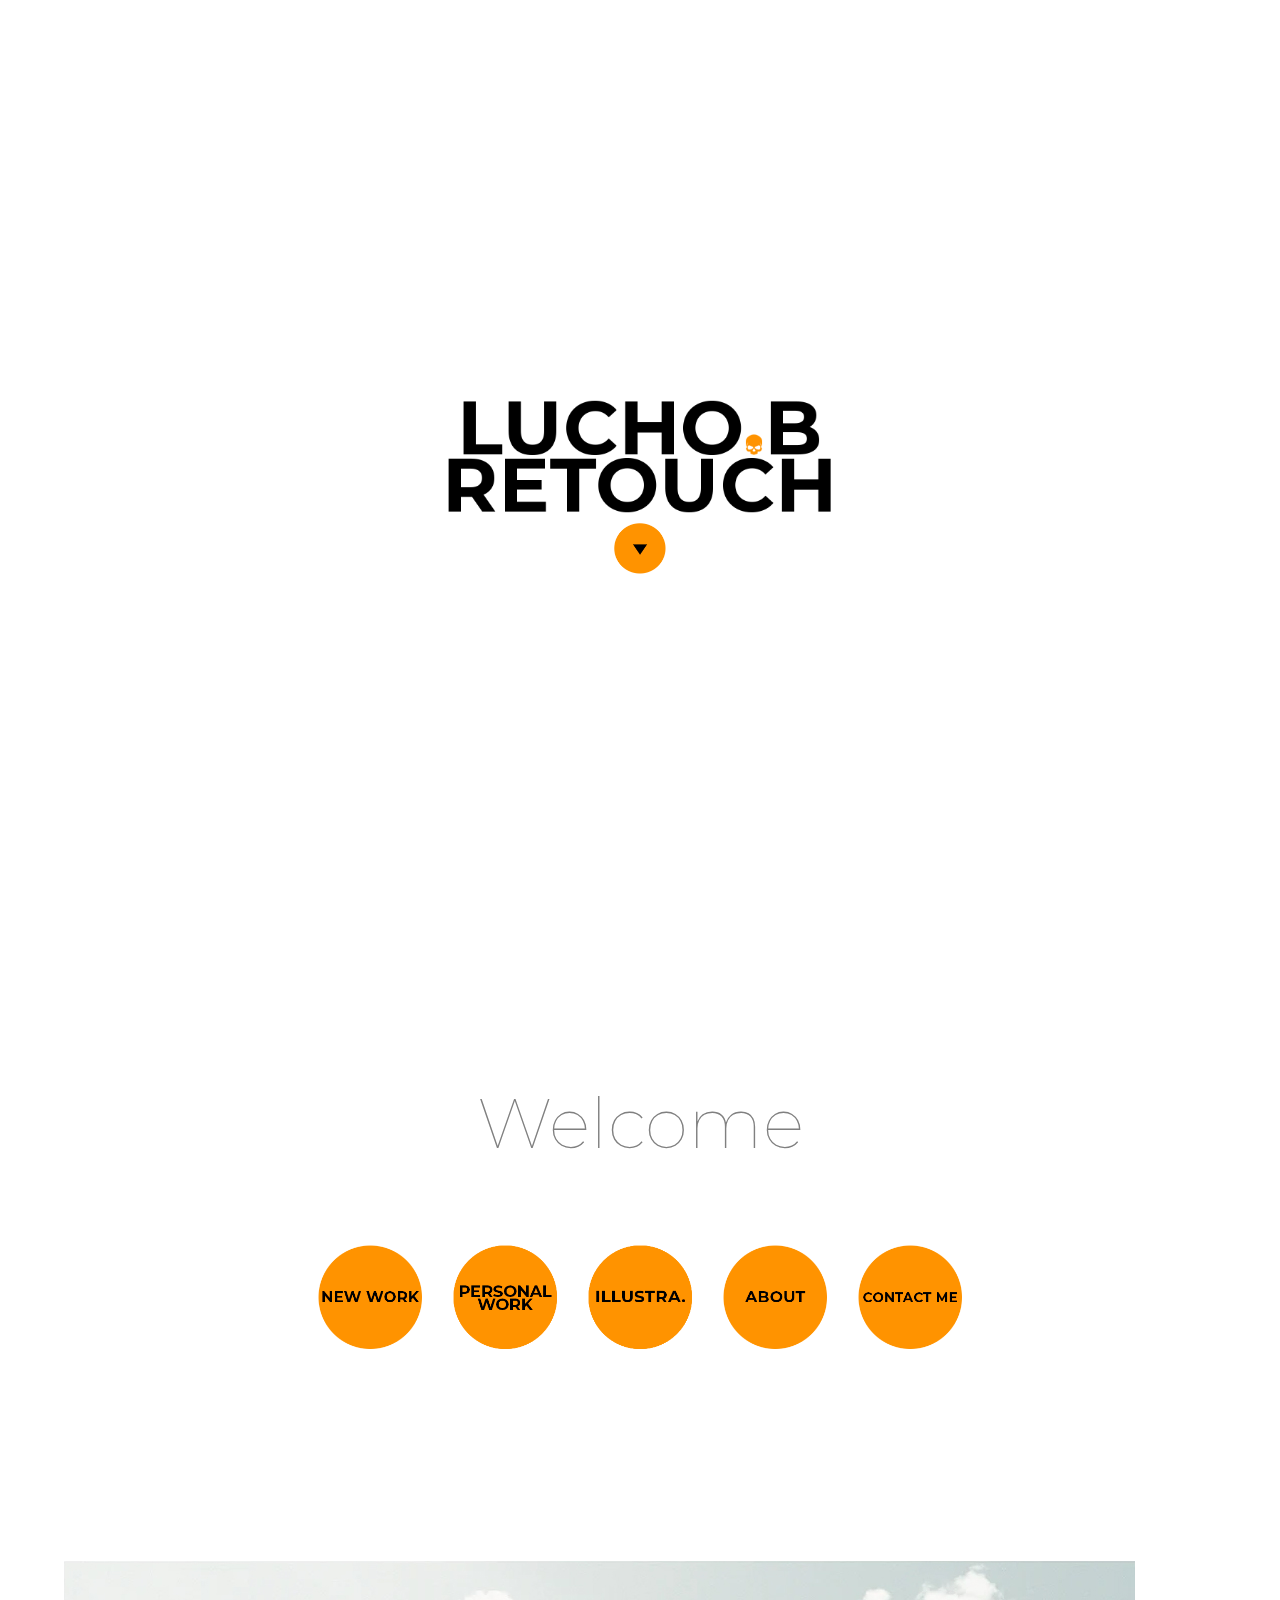
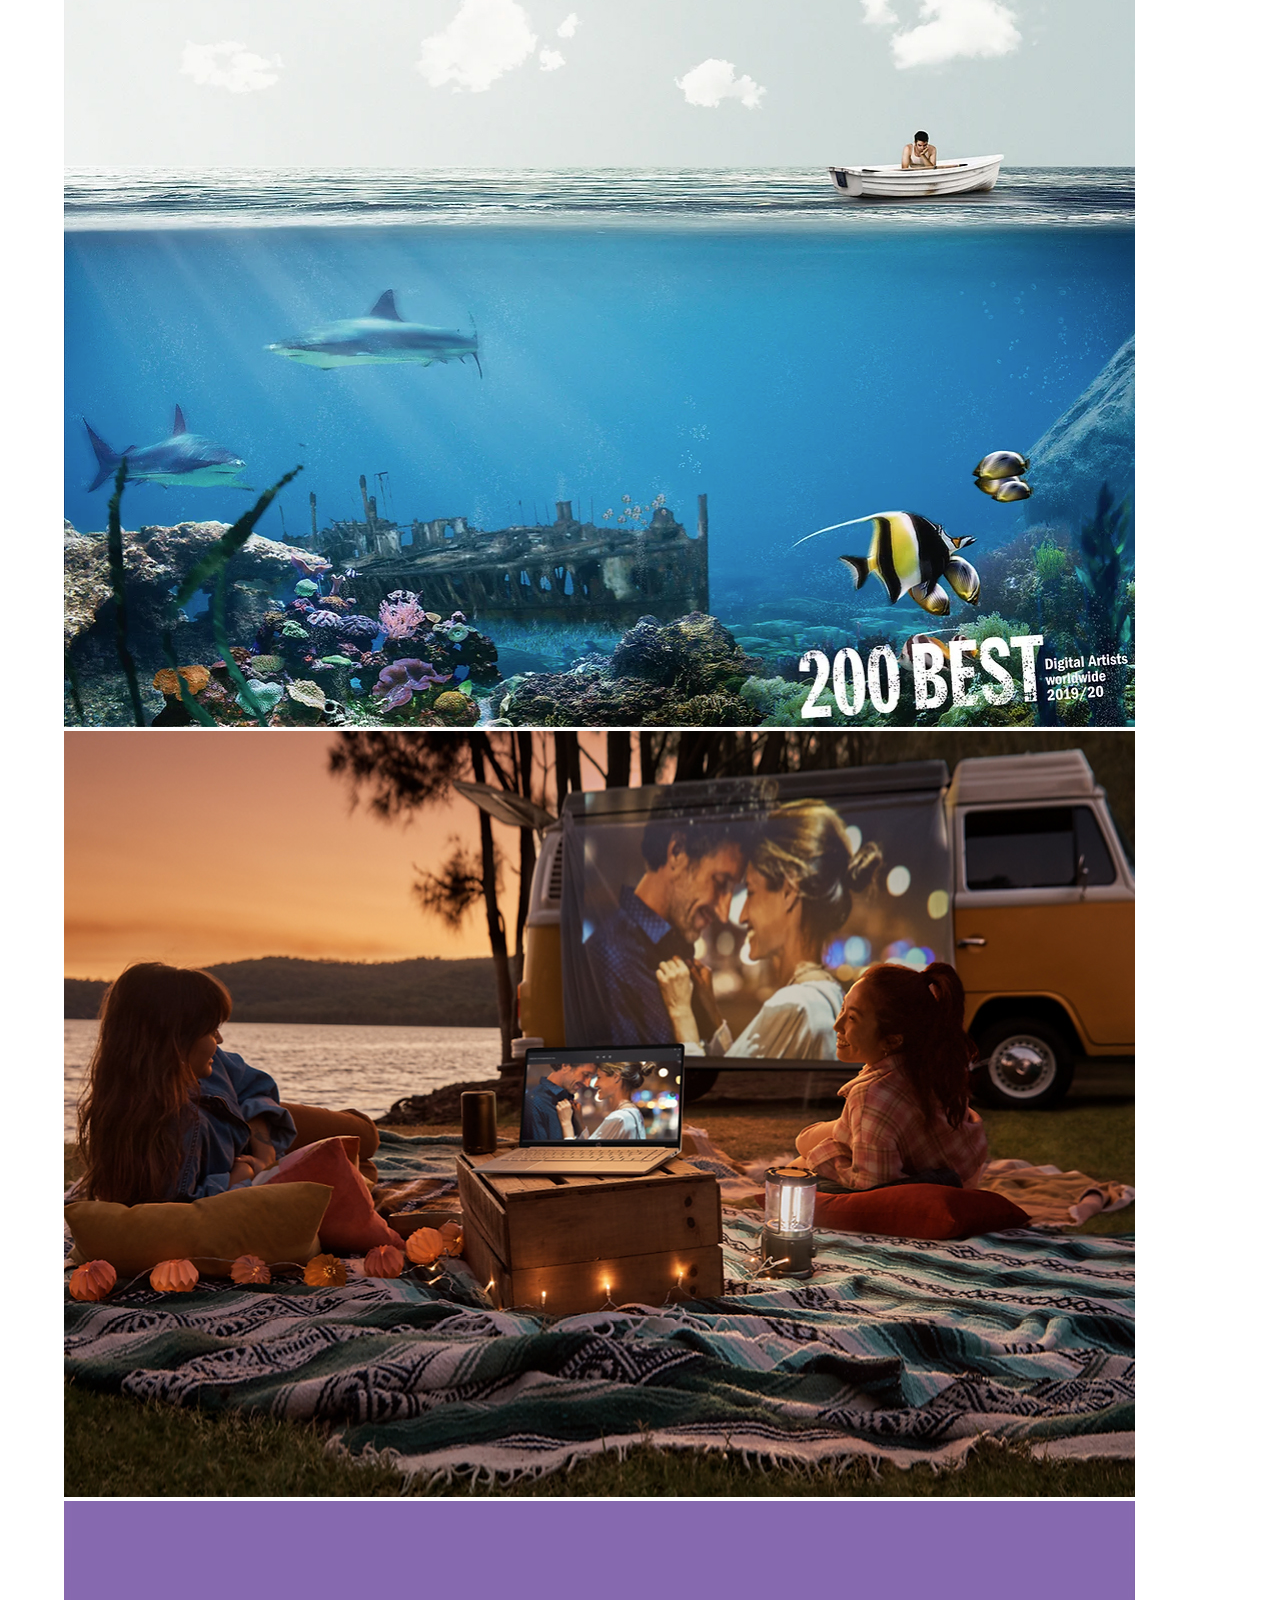
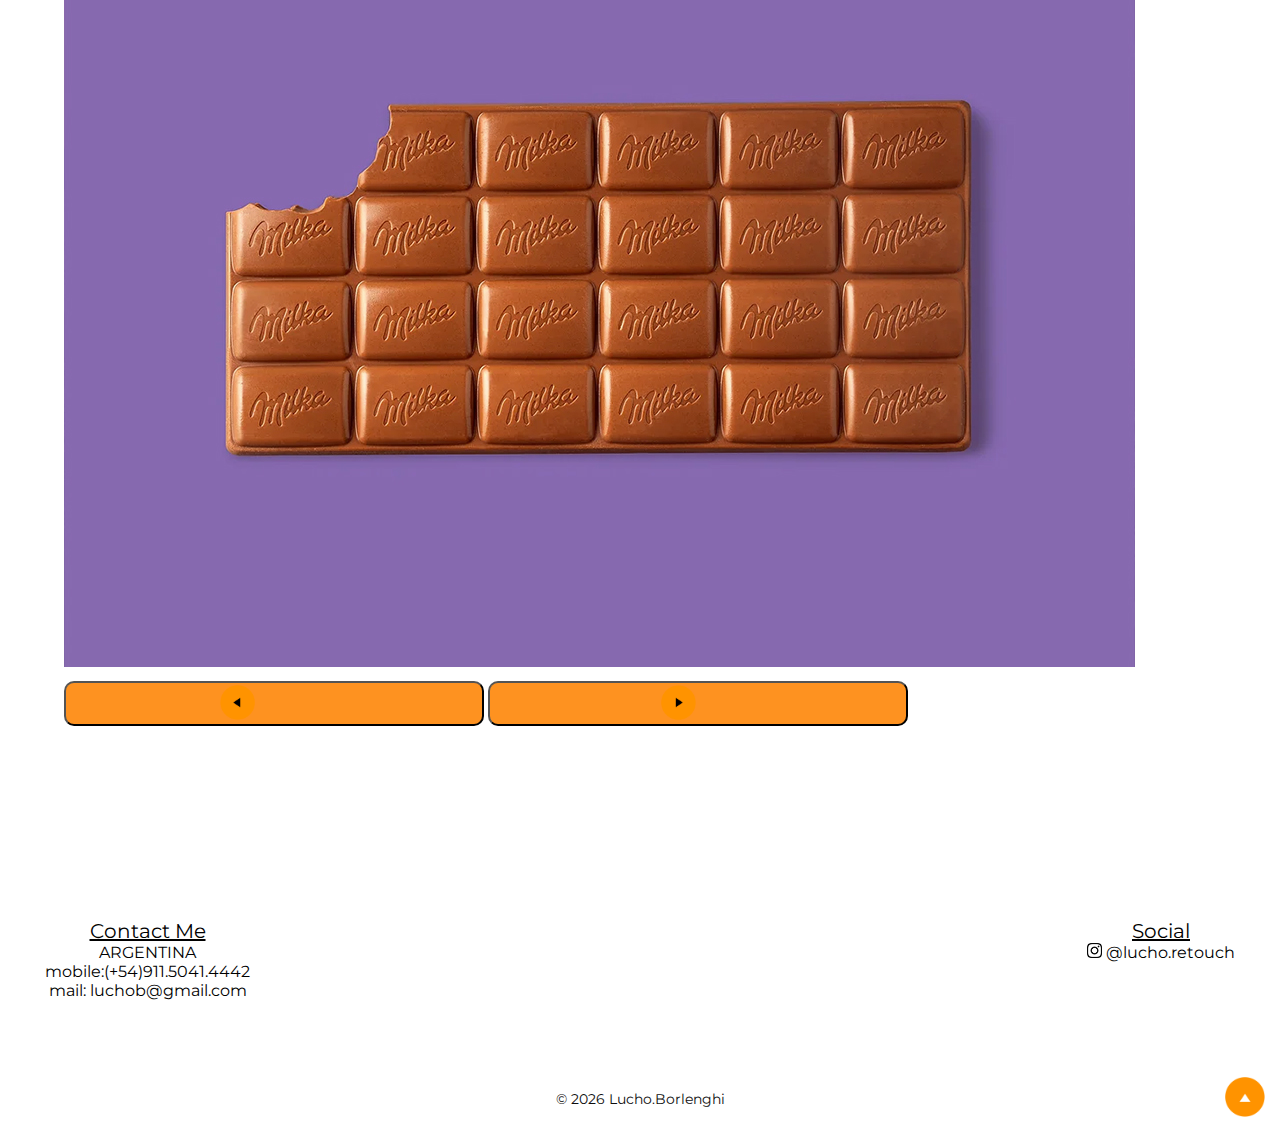
<file: index.html>
<!DOCTYPE html>
<html lang="en">
    <head>
        <meta charset="UTF-8">
        <meta http-equiv="X-UA-Compatible" content="IE=edge">
        <meta name="viewport" content="width=device-width, initial-scale=1.0">
        <!-- Favicon a continuacion -->
        <link rel="Shortcut Icon" href="resources/design/skullfavicon.png" type="image/x-icon">
        <!-- LINK A BOOTSTRAP -->
        <link href="https://cdn.jsdelivr.net/npm/bootstrap@5.3.0/dist/css/bootstrap.min.css" rel="stylesheet" integrity="sha384-9ndCyUaIbzAi2FUVXJi0CjmCapSmO7SnpJef0486qhLnuZ2cdeRhO02iuK6FUUVM" crossorigin="anonymous">
        <!-- link a CSS -->
        <link rel="stylesheet" href="css/style.css">
        <!-- link a google font montserrat -->
        <link rel="preconnect" href="https://fonts.googleapis.com">
        <link rel="preconnect" href="https://fonts.gstatic.com" crossorigin>
        <link href="https://fonts.googleapis.com/css2?family=Montserrat&display=swap" rel="stylesheet">
        <link rel="preconnect" href="https://fonts.googleapis.com">
        <link rel="preconnect" href="https://fonts.gstatic.com" crossorigin>
        <link href="https://fonts.googleapis.com/css2?family=Montserrat:ital,wght@0,100;0,200;0,300;0,400;0,500;0,600;0,700;0,800;1,400;1,500;1,600&display=swap" rel="stylesheet">
        
        <!-- Titulo web en pestaña -->
        <title>Lucho.B - Retouch</title>
    </head>


    <body>      
        <header>
            <!-- LOGO HOME con boton hacia Welcome -->
                <section class="home-container">
                    <img class="logohome" src="resources/design/logo lucho skull.png" alt="LOGO LuchoB-RETOUCH" title="Logo LuchoB"/>
                    <a href="#welcome-id2"><img class="botonhome" src="resources/design/button.png" alt="Boton Redondo flecha abajo" title="Boton Redondo"/></a>
                </section>
        </header>
        
        <main>
            <!-- Seccion Welcome con Botonera  -->
            
            <!-- invisible para que el link de arriba tenga un espacio sobre la palabra WELCOME -->
            <section class="sect-home">
                <h1 id="welcome-id2"></h1>
                <h1 id="welcome-id">Welcome</h1>
                <!-- Botones redondos Naranjas del homa para distintas secciones -->
                <div class="mainposition">
                    <a href="./pages/new-work.html"><img id="boton-nw" src="resources/design/new work.png" alt="Boton New work" title="Boton New Work"/></a>
                    <a href="./pages/personal-work.html"><img id="boton-co" src="resources/design/personal-work.png" alt="Boton Contact Me" title="Boton Contact Me"/></a>
                    <a href="./pages/illustration.html"><img id="boton-ill" src="resources/design/illustration.png" alt="Boton Illustration" title="Boton Illustration"/></a>
                    <a href="./pages/about.html"> <img id="boton-ab" src="resources/design/ABOUT.png" alt="Boton About" title="Boton About"/></a>
                    <a href="./pages/contact.html"><img id="boton-co" src="resources/design/CONTACT ME.png" alt="Boton Contact Me" title="Boton Contact Me"/></a>
                </div>
            </section>
                    
            <!-- CARRUSEL IMAGENES HOME c Bootstrap -->
                <div id="carouselExample" class="carousel slide">
                    <div class="carousel-inner">
                        <div class="carousel-item active">
                        <img src="./resources/home-imgs/home1.jpg" class="d-block w-100" alt="...">
                        </div>
                        <div class="carousel-item">
                        <img src="./resources/home-imgs/home2.jpg" class="d-block w-100" alt="...">
                        </div>
                        <div class="carousel-item">
                        <img src="./resources/home-imgs/home3.jpg" class="d-block w-100" alt="...">
                        </div>
                    </div>
                    <button class="carousel-control-prev" type="button" data-bs-target="#carouselExample" data-bs-slide="prev">
                        <img class="botoncarrusel" src="./resources/design/button-left.png" alt="">
                        <!-- <span class="carousel-control-prev-icon" aria-hidden="true"></span> -->
                        <span class="visually-hidden">Previous</span>
                    </button>
                    <button class="carousel-control-next" type="button" data-bs-target="#carouselExample" data-bs-slide="next">
                        <img class="botoncarrusel" src="./resources/design/button-right.png" alt="">
                        <!-- <span class="carousel-control-next-icon" aria-hidden="true"></span> -->
                        <span class="visually-hidden">Next</span>
                    </button>
                </div>

        </main>

        <!-- FOOTER -->
        <footer class="footer">
            <!-- CONTACT ME abajo a la izquierda -->
            <section class="footer__section1">
                <ul>
                    <li class="footheads">Contact Me</li>
                    <li>ARGENTINA</li>
                    <li>mobile:(+54)911.5041.4442</li>
                    <li>mail: <a class="mailto" href="mailto:luchob@gmail.com">luchob@gmail.com</a></li>
                </ul>
                <!-- SOCIAL abajo a la derecha -->
                <ul>
                    <li class="footheads">Social</li>
                    <li><img class="logoinsta" src="./resources/design/ig.png" alt="logo instagram"><a href="https://www.instagram.com/lucho.retouch/">   @lucho.retouch</a></li>
                </ul>
            </section>

            <section class="footer__section2">
                <!-- COPYRIGHT con Script para que ponga el año automaticamente -->
                <div>
                    <p class="copyright">© <script>document.write( new Date().getUTCFullYear() );</script> Lucho.Borlenghi</p>
                </div>
            
                <!-- Boton ir hacia arriba -->
                <div class="botonnaranja">
                    <a href="#top"><img class="botontop" src="./resources/design/button-up.png" alt="botton-go-up"></a>
                </div>
            </section>
        </footer>
        
        <!-- Script BOOTSTRAP -->
        <script src="https://cdn.jsdelivr.net/npm/bootstrap@5.3.0/dist/js/bootstrap.bundle.min.js" integrity="sha384-geWF76RCwLtnZ8qwWowPQNguL3RmwHVBC9FhGdlKrxdiJJigb/j/68SIy3Te4Bkz" crossorigin="anonymous"></script>
    </body>
</html>
</file>
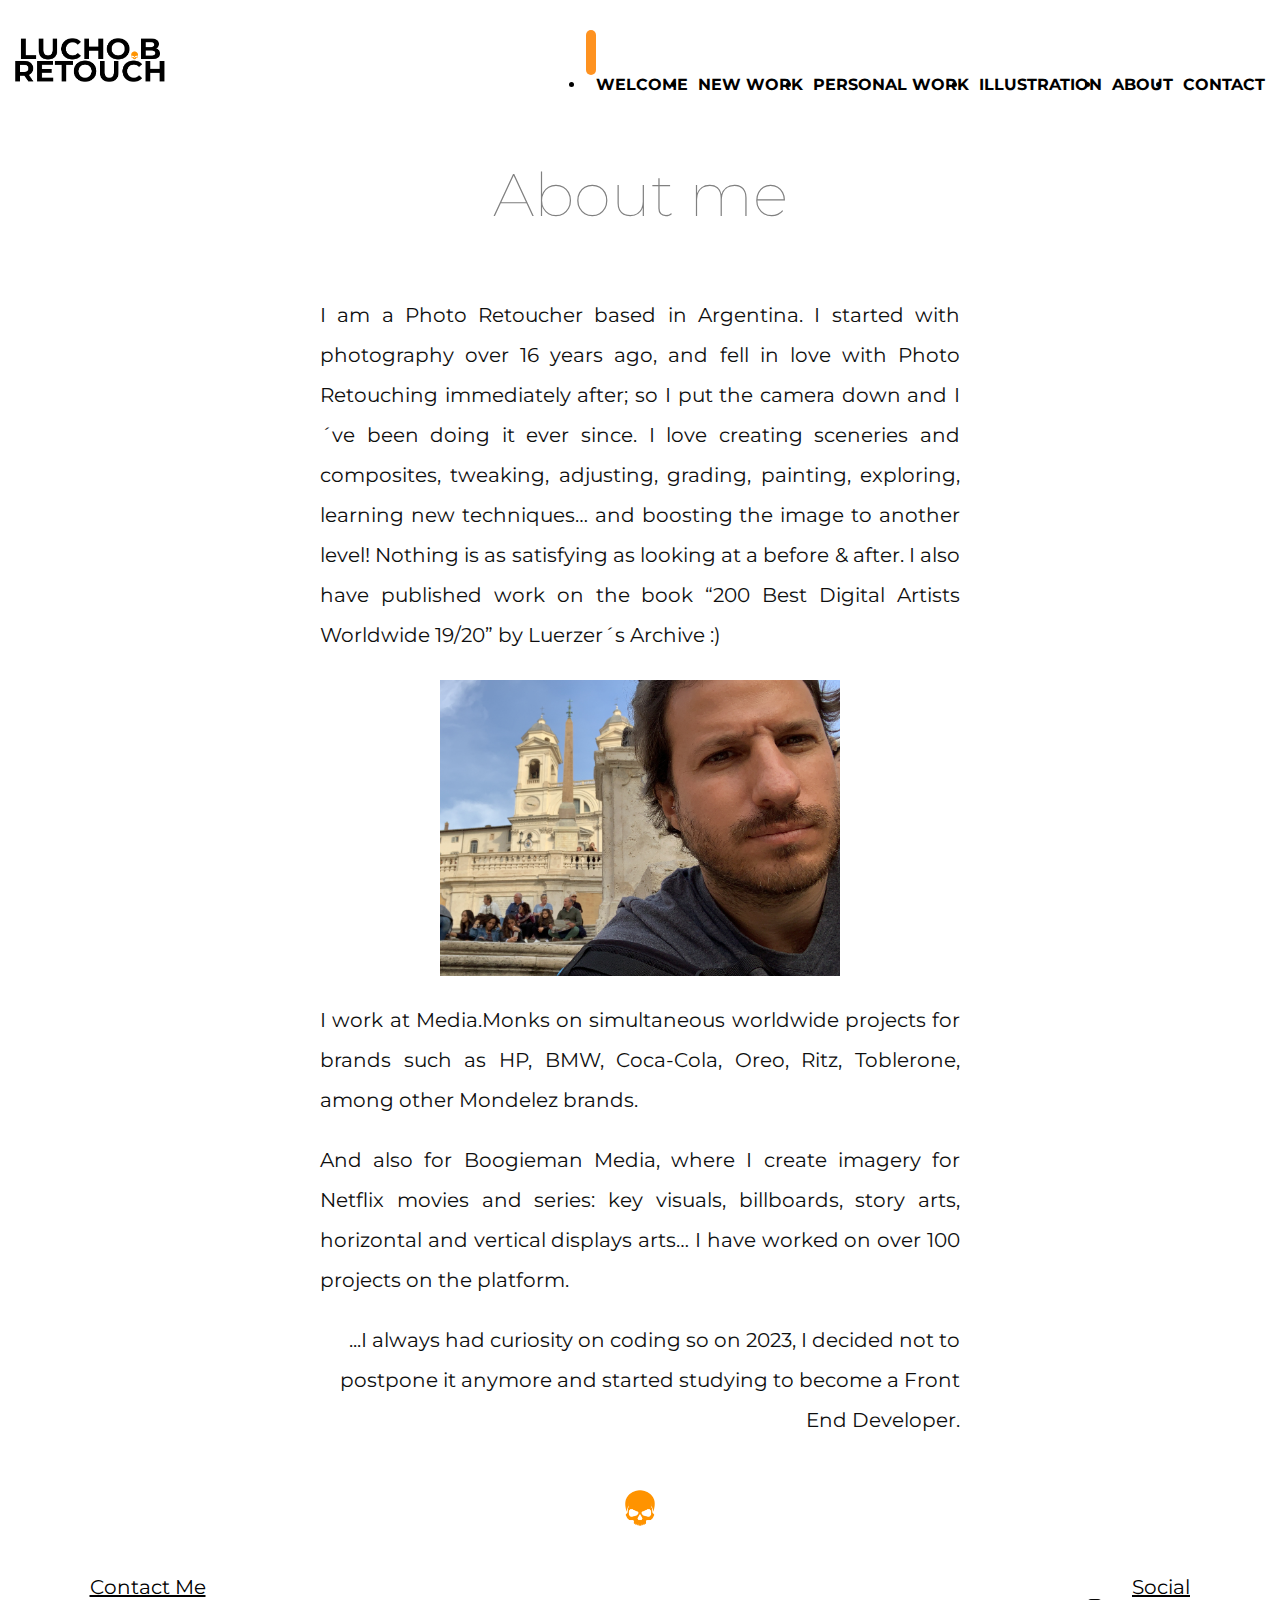
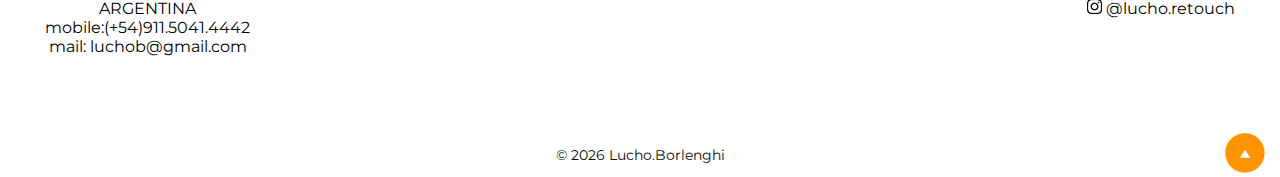
<file: pages/about.html>
<!DOCTYPE html>
<html lang="en">
    <head>
        <meta charset="UTF-8">
        <meta http-equiv="X-UA-Compatible" content="IE=edge">
        <meta name="viewport" content="width=device-width, initial-scale=1.0">
        <!-- Favicon a continuacion -->
        <link rel="Shortcut Icon" href="../resources/design/skullfavicon.png" type="image/x-icon">
        <!-- LINK A BOOTSTRAP -->
        <link href="https://cdn.jsdelivr.net/npm/bootstrap@5.3.0/dist/css/bootstrap.min.css" rel="stylesheet" integrity="sha384-9ndCyUaIbzAi2FUVXJi0CjmCapSmO7SnpJef0486qhLnuZ2cdeRhO02iuK6FUUVM" crossorigin="anonymous">
        <!-- link a CSS -->
        <link rel="stylesheet" href="../css/style.css">
        <!-- link a google font montserrat -->
        <link rel="preconnect" href="https://fonts.googleapis.com">
        <link rel="preconnect" href="https://fonts.gstatic.com" crossorigin>
        <link href="https://fonts.googleapis.com/css2?family=Montserrat&display=swap" rel="stylesheet">
        <link rel="preconnect" href="https://fonts.googleapis.com">
        <link rel="preconnect" href="https://fonts.gstatic.com" crossorigin>
        <link href="https://fonts.googleapis.com/css2?family=Montserrat:ital,wght@0,100;0,200;0,300;0,400;0,500;0,600;0,700;0,800;1,400;1,500;1,600&display=swap" rel="stylesheet">
        
        <!-- Titulo web en pestaña -->
        <title>Lucho.B - About</title>
    </head>


    <body>
         <!-- LOGO+Barra de Navegacion -->
         <header class="header">
            <a href="../index.html"><img src="../resources/design/logo lucho skull.png" class="header__img" alt="logo-luchob-retouch"></a>
            
            <!-- NAVBAR C/BOOTSTRAP -->
            <nav class="navbar navbar-expand-lg">
                <div class="container-fluid">
                  <a class="navbar-brand" href="#"></a>
                  <button class="navbar-toggler" type="button" data-bs-toggle="collapse" data-bs-target="#navbarNav" aria-controls="navbarNav" aria-expanded="false" aria-label="Toggle navigation">
                    <span class="navbar-toggler-icon"></span>
                  </button>
                  <div class="collapse navbar-collapse" id="navbarNav">
                    <ul class="navbar-nav">
                      <li class="nav-item">
                        <a class="nav-link active" aria-current="page" href="../index.html">WELCOME</a>
                      </li>
                      <li class="nav-item">
                        <a class="nav-link" href="./new-work.html">NEW WORK</a>
                      </li>
                      <li class="nav-item">
                        <a class="nav-link" href="./personal-work.html">PERSONAL WORK</a>
                      </li>
                      <li class="nav-item">
                        <a class="nav-link" href="./illustration.html">ILLUSTRATION</a>
                      </li>
                      <li class="nav-item">
                        <a class="nav-link header__a--active text-decoration-underline" href="./about.html">ABOUT</a>
                      </li>
                      <li class="nav-item">
                        <a class="nav-link" href="./contact.html">CONTACT</a>
                      </li>
                    </ul>
                  </div>
                </div>
            </nav>

            
        </header>

        <main class="main">
            <!-- TITULO DE LA SECCION -->
            <h1>About me</h1>

            <section class="aboutcontainer">
                <p class="about1">I am a Photo Retoucher based in Argentina. I started with photography over 16 years ago, and fell in love with Photo Retouching immediately after; so I put the camera down and I´ve been doing it ever since.
                    I love creating sceneries and composites, tweaking, adjusting, grading, painting, exploring, learning new techniques… and boosting the image to another level!
                    Nothing is as satisfying as looking at a before & after.
                    I also have published work on the book “200 Best Digital Artists Worldwide 19/20” by Luerzer´s Archive :) </p>
                <!-- <br><br> -->
                <div class="divlucho"><img class="lucho" src="../resources/design/lucho.jpg" alt="Lucho" title="Lucho"></div>
                <!-- <br><br> -->
                <p class="about2">I work at Media.Monks on simultaneous worldwide projects for brands such as HP, BMW, Coca-Cola, Oreo, Ritz, Toblerone, among other Mondelez brands.</p>
                <!-- <br> -->
                <p class="about2"> And also for Boogieman Media, where I create imagery for Netflix movies and series: key visuals, billboards, story arts, horizontal and vertical displays arts… I have worked on over 100 projects on the platform.</p>
                <!-- <br><br> -->
                <p class="about3">...I always had curiosity on coding so on 2023, I decided not to postpone it anymore and started studying to become a Front End Developer.</p>
                <!-- <br><br> -->
                <a href="skull.html"><img class="skully" src="../resources//design/skull.png" alt="Skull Icon LuchoB-Retouch"></a>
            </section>


        </main>
                
        <footer class="footer">
            <!-- CONTACT ME abajo a la izquierda -->
            <section class="footer__section1">
                <ul>
                    <li class="footheads">Contact Me</li>
                    <li>ARGENTINA</li>
                    <li>mobile:(+54)911.5041.4442</li>
                    <li>mail: <a class="mailto" href="mailto:luchob@gmail.com">luchob@gmail.com</a></li>
                </ul>
                <!-- SOCIAL abajo a la derecha -->
                <ul>
                    <li class="footheads">Social</li>
                    <li><img class="logoinsta" src="../resources/design/ig.png" alt="logo instagram"><a href="https://www.instagram.com/lucho.retouch/">   @lucho.retouch</a></li>
                </ul>
            </section>

            <section class="footer__section2">
                <!-- COPYRIGHT con Script para que ponga el año automaticamente -->
                <div>
                    <p class="copyright">© <script>document.write( new Date().getUTCFullYear() );</script> Lucho.Borlenghi</p>
                </div>
            
                <!-- Boton ir hacia arriba -->
                <div class="botonnaranja">
                    <a href="#top"><img class="botontop" src="../resources/design/button-up.png" alt="botton-go-up"></a>
                </div>
            </section>
        </footer>

        <!-- Script BOOTSTRAP -->
        <script src="https://cdn.jsdelivr.net/npm/bootstrap@5.3.0/dist/js/bootstrap.bundle.min.js" integrity="sha384-geWF76RCwLtnZ8qwWowPQNguL3RmwHVBC9FhGdlKrxdiJJigb/j/68SIy3Te4Bkz" crossorigin="anonymous"></script>
    </body>
</html>
</file>
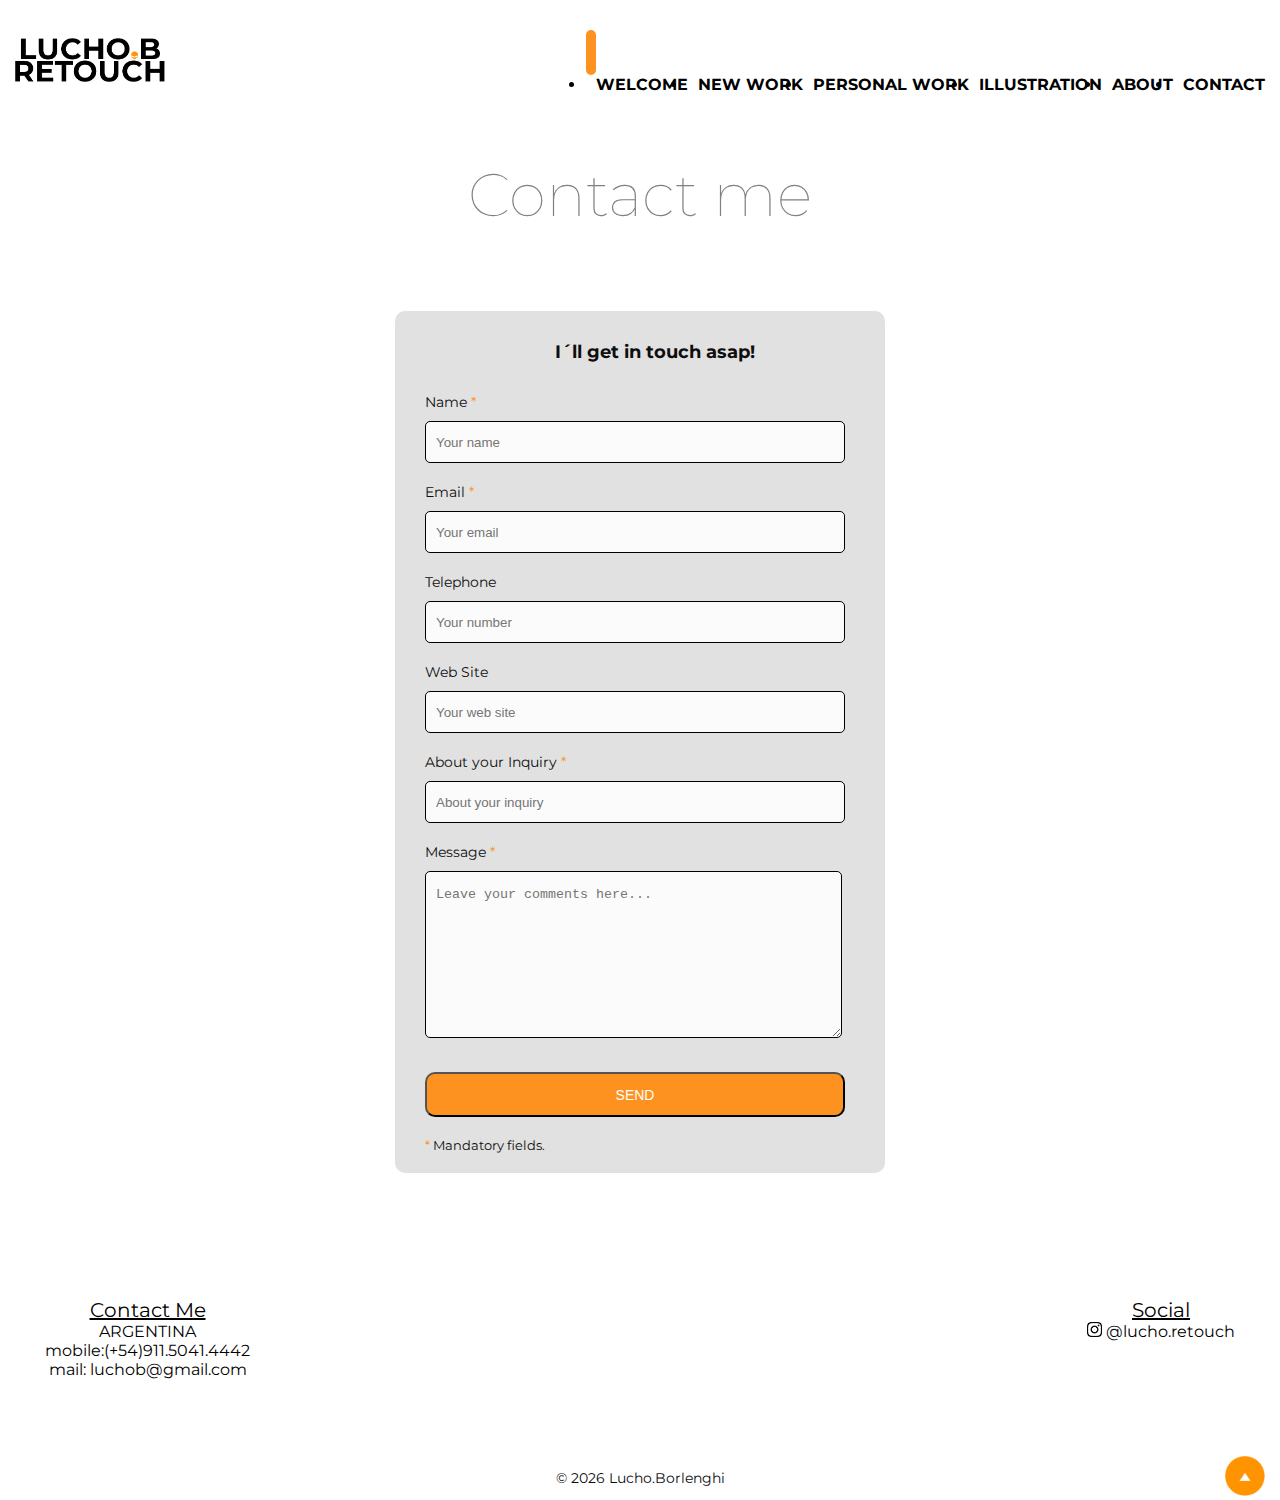
<file: pages/contact.html>
<!DOCTYPE html>
<html lang="en">
    <head>
        <meta charset="UTF-8">
        <meta http-equiv="X-UA-Compatible" content="IE=edge">
        <meta name="viewport" content="width=device-width, initial-scale=1.0">
        <!-- Favicon a continuacion -->
        <link rel="Shortcut Icon" href="../resources/design/skullfavicon.png" type="image/x-icon">
        <!-- LINK A BOOTSTRAP -->
        <link href="https://cdn.jsdelivr.net/npm/bootstrap@5.3.0/dist/css/bootstrap.min.css" rel="stylesheet" integrity="sha384-9ndCyUaIbzAi2FUVXJi0CjmCapSmO7SnpJef0486qhLnuZ2cdeRhO02iuK6FUUVM" crossorigin="anonymous">
        <!-- link a CSS -->
        <link rel="stylesheet" href="../css/style.css">
        <!-- link a google font montserrat -->
        <link rel="preconnect" href="https://fonts.googleapis.com">
        <link rel="preconnect" href="https://fonts.gstatic.com" crossorigin>
        <link href="https://fonts.googleapis.com/css2?family=Montserrat&display=swap" rel="stylesheet">
        <link rel="preconnect" href="https://fonts.googleapis.com">
        <link rel="preconnect" href="https://fonts.gstatic.com" crossorigin>
        <link href="https://fonts.googleapis.com/css2?family=Montserrat:ital,wght@0,100;0,200;0,300;0,400;0,500;0,600;0,700;0,800;1,400;1,500;1,600&display=swap" rel="stylesheet">
        
        <!-- Titulo web en pestaña -->
        <title>Lucho.B - Contact</title>
    </head>
    

    <body>
      <!-- LOGO+Barra de Navegacion -->
      <header class="header">
        <a href="../index.html"><img src="../resources/design/logo lucho skull.png" class="header__img" alt="logo-luchob-retouch"></a>
        
        <!-- NAVBAR C/BOOTSTRAP -->
        <nav class="navbar navbar-expand-lg">
            <div class="container-fluid">
              <a class="navbar-brand" href="#"></a>
              <button class="navbar-toggler" type="button" data-bs-toggle="collapse" data-bs-target="#navbarNav" aria-controls="navbarNav" aria-expanded="false" aria-label="Toggle navigation">
                <span class="navbar-toggler-icon"></span>
              </button>
              <div class="collapse navbar-collapse" id="navbarNav">
                <ul class="navbar-nav">
                  <li class="nav-item">
                    <a class="nav-link active" aria-current="page" href="../index.html">WELCOME</a>
                  </li>
                  <li class="nav-item">
                    <a class="nav-link" href="./new-work.html">NEW WORK</a>
                  </li>
                  <li class="nav-item">
                    <a class="nav-link" href="./personal-work.html">PERSONAL WORK</a>
                  </li>
                  <li class="nav-item">
                    <a class="nav-link" href="./illustration.html">ILLUSTRATION</a>
                  </li>
                  <li class="nav-item">
                    <a class="nav-link" href="./about.html">ABOUT</a>
                  </li>
                  <li class="nav-item">
                    <a class="nav-link header__a--active text-decoration-underline" href="./contact.html">CONTACT</a>
                  </li>
                </ul>
              </div>
            </div>
        </nav>

        
    </header>
     
     <main class="main">
         <!-- TITULO DE LA SECCION -->
         <h1>Contact me</h1>
         <!-- Formulario de contacto visto online y editado para adaptarlo. -->
         <div class="contact_form">
             <div class="formulario">      
                 <h3>I´ll get in touch asap!</h3>
                   <form action="submeter-formulario.php" method="post">       
                         <p>
                           <label for="nombre" class="colocar_nombre">Name
                             <span class="obligatorio">*</span>
                           </label>
                             <input type="text" name="introducir_nombre" id="nombre" required="obligatorio" placeholder="Your name">
                         </p>
                       
                         <p>
                           <label for="email" class="colocar_email">Email
                             <span class="obligatorio">*</span>
                           </label>
                             <input type="email" name="introducir_email" id="email" required="obligatorio" placeholder="Your email">
                         </p>
                     
                         <p>
                           <label for="telefone" class="colocar_telefono">Telephone
                           </label>
                             <input type="tel" name="introducir_telefono" id="telefono" placeholder="Your number">
                         </p>    
                       
                         <p>
                           <label for="website" class="colocar_website">Web Site
                           </label>
                             <input type="url" name="introducir_website" id="website" placeholder="Your web site">
                         </p>    
                       
                         <p>
                           <label for="asunto" class="colocar_asunto">About your Inquiry
                             <span class="obligatorio">*</span>
                           </label>
                             <input type="text" name="introducir_asunto" id="assunto" required="obligatorio" placeholder="About your inquiry">
                         </p>    
                       
                         <p>
                           <label for="mensaje" class="colocar_mensaje">Message
                             <span class="obligatorio">*</span>
                           </label>                     
                                             <textarea name="introducir_mensaje" class="texto_mensaje" id="mensaje" required="obligatorio" placeholder="Leave your comments here..."></textarea> 
                                         </p>                    
                       
                         <button type="submit" name="enviar_formulario" id="enviar"><p>SEND</p></button>
         
                         <p class="aviso">
                           <span class="obligatorio"> * </span>Mandatory fields.
                         </p>          
                     
                   </form>
             </div>  
         </div>
    
     </main>
    
        <footer class="footer">
          <!-- CONTACT ME abajo a la izquierda -->
          <section class="footer__section1">
              <ul>
                  <li class="footheads">Contact Me</li>
                  <li>ARGENTINA</li>
                  <li>mobile:(+54)911.5041.4442</li>
                  <li>mail: <a class="mailto" href="mailto:luchob@gmail.com">luchob@gmail.com</a></li>
              </ul>
              <!-- SOCIAL abajo a la derecha -->
              <ul>
                  <li class="footheads">Social</li>
                  <li><img class="logoinsta" src="../resources/design/ig.png" alt="logo instagram"><a href="https://www.instagram.com/lucho.retouch/">   @lucho.retouch</a></li>
              </ul>
          </section>

          <section class="footer__section2">
              <!-- COPYRIGHT con Script para que ponga el año automaticamente -->
              <div>
                  <p class="copyright">© <script>document.write( new Date().getUTCFullYear() );</script> Lucho.Borlenghi</p>
              </div>
          
              <!-- Boton ir hacia arriba -->
              <div class="botonnaranja">
                  <a href="#top"><img class="botontop" src="../resources/design/button-up.png" alt="botton-go-up"></a>
              </div>
          </section>
      </footer>

      <!-- Script BOOTSTRAP -->
      <script src="https://cdn.jsdelivr.net/npm/bootstrap@5.3.0/dist/js/bootstrap.bundle.min.js" integrity="sha384-geWF76RCwLtnZ8qwWowPQNguL3RmwHVBC9FhGdlKrxdiJJigb/j/68SIy3Te4Bkz" crossorigin="anonymous"></script>
    </body>
</html>
</file>
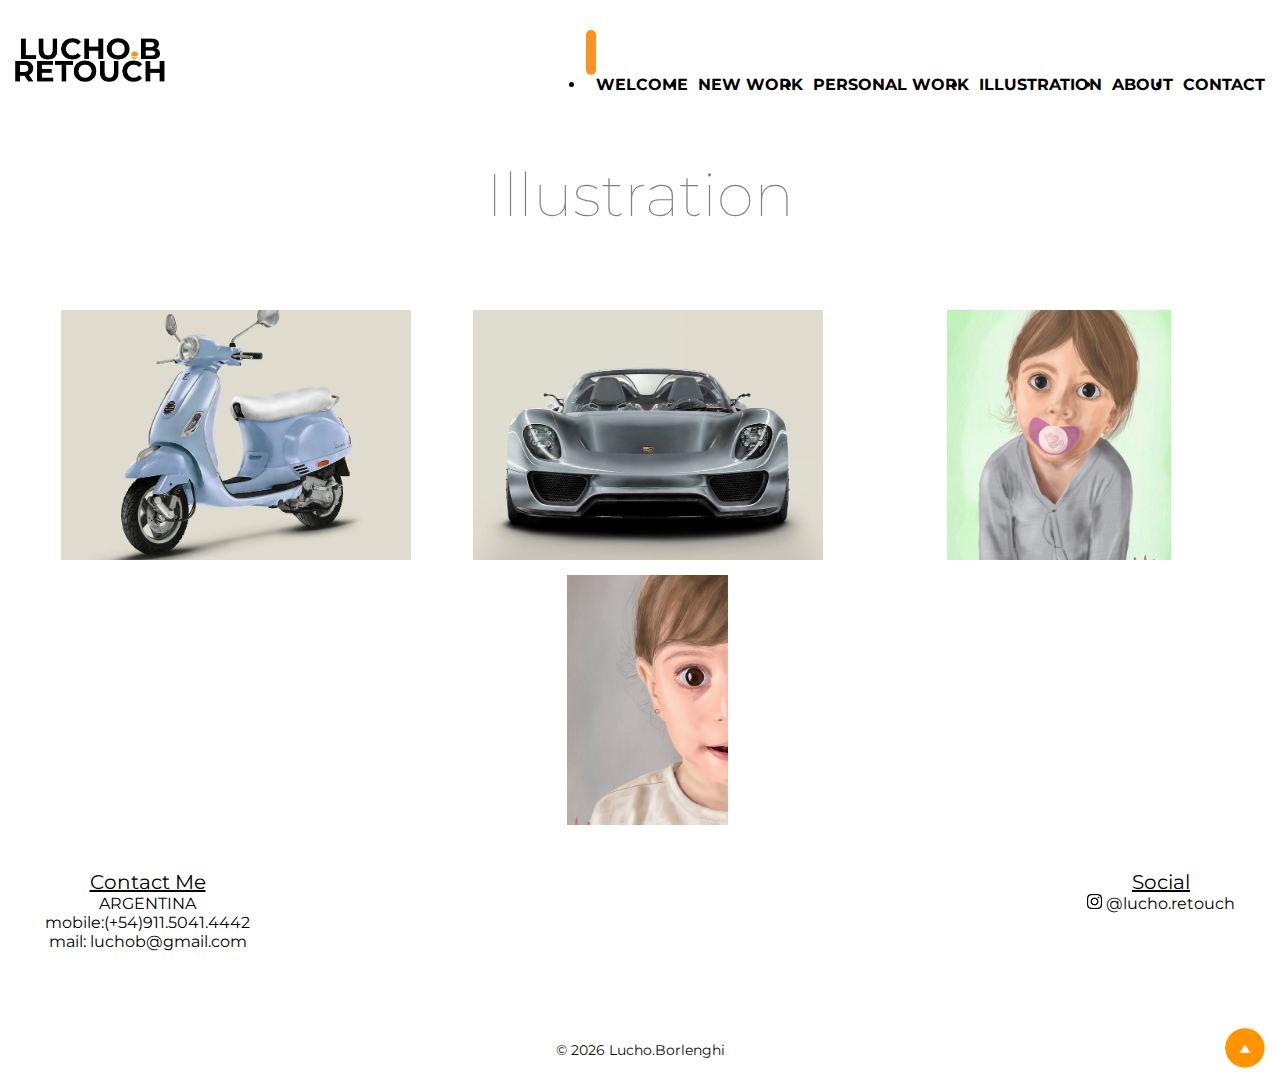
<file: pages/illustration.html>
<!DOCTYPE html>
<html lang="en">
    <head>
        <meta charset="UTF-8">
        <meta http-equiv="X-UA-Compatible" content="IE=edge">
        <meta name="viewport" content="width=device-width, initial-scale=1.0">
        <!-- Favicon a continuacion -->
        <link rel="Shortcut Icon" href="../resources/design/skullfavicon.png" type="image/x-icon">
        <!-- LINK A BOOTSTRAP -->
        <link href="https://cdn.jsdelivr.net/npm/bootstrap@5.3.0/dist/css/bootstrap.min.css" rel="stylesheet" integrity="sha384-9ndCyUaIbzAi2FUVXJi0CjmCapSmO7SnpJef0486qhLnuZ2cdeRhO02iuK6FUUVM" crossorigin="anonymous">
        <!-- link a CSS -->
        <link rel="stylesheet" href="../css/style.css">
        <!-- link a google font montserrat -->
        <link rel="preconnect" href="https://fonts.googleapis.com">
        <link rel="preconnect" href="https://fonts.gstatic.com" crossorigin>
        <link href="https://fonts.googleapis.com/css2?family=Montserrat&display=swap" rel="stylesheet">
        <link rel="preconnect" href="https://fonts.googleapis.com">
        <link rel="preconnect" href="https://fonts.gstatic.com" crossorigin>
        <link href="https://fonts.googleapis.com/css2?family=Montserrat:ital,wght@0,100;0,200;0,300;0,400;0,500;0,600;0,700;0,800;1,400;1,500;1,600&display=swap" rel="stylesheet">
        
        <!-- Titulo web en pestaña -->
        <title>Lucho.B - Illustration</title>
    </head>


    <body>
         <!-- LOGO+Barra de Navegacion -->
         <header class="header">
            <a href="../index.html"><img src="../resources/design/logo lucho skull.png" class="header__img" alt="logo-luchob-retouch"></a>
            
            <!-- NAVBAR C/BOOTSTRAP -->
            <nav class="navbar navbar-expand-lg">
                <div class="container-fluid">
                  <a class="navbar-brand" href="#"></a>
                  <button class="navbar-toggler" type="button" data-bs-toggle="collapse" data-bs-target="#navbarNav" aria-controls="navbarNav" aria-expanded="false" aria-label="Toggle navigation">
                    <span class="navbar-toggler-icon"></span>
                  </button>
                  <div class="collapse navbar-collapse" id="navbarNav">
                    <ul class="navbar-nav">
                      <li class="nav-item">
                        <a class="nav-link active" aria-current="page" href="../index.html">WELCOME</a>
                      </li>
                      <li class="nav-item">
                        <a class="nav-link" href="./new-work.html">NEW WORK</a>
                      </li>
                      <li class="nav-item">
                        <a class="nav-link" href="./personal-work.html">PERSONAL WORK</a>
                      </li>
                      <li class="nav-item">
                        <a class="nav-link header__a--active text-decoration-underline" href="./illustration.html">ILLUSTRATION</a>
                      </li>
                      <li class="nav-item">
                        <a class="nav-link" href="./about.html">ABOUT</a>
                      </li>
                      <li class="nav-item">
                        <a class="nav-link" href="./contact.html">CONTACT</a>
                      </li>
                    </ul>
                  </div>
                </div>
            </nav>

            
        </header>

        <main class="main">
            <!-- TITULO DE LA SECCION -->
            <h1>Illustration</h1>
            <section class="flex-container">
                <div class="caja">
                    <a class="imagenes" href="../resources/illustrations/vespa.png"><img src="../resources/illustrations/vespa.png" alt="Vespa Illustration" title="Vespa"/></a>
                </div>
                <div class="caja">
                    <a class="imagenes" href="../resources/illustrations/porsche.png"><img src="../resources/illustrations/porsche.png" alt="Porsche Illustration" title="Porsche"/></a>
                </div>
                <div class="caja">
                    <a class="imagenes" href="../resources/illustrations/lala 1.png"><img src="../resources/illustrations/lala 1.png" alt="Lala 1" title="Lala 1"/></a>
                </div>
                <div class="caja">
                    <a class="imagenes" href="../resources/illustrations/lala 2.png"><img src="../resources/illustrations/lala 2.png" alt="Lala 2" title="Lala2"/></a>
                </div>
            </section>
                
        </main>




        <footer class="footer">
            <!-- CONTACT ME abajo a la izquierda -->
            <section class="footer__section1">
                <ul>
                    <li class="footheads">Contact Me</li>
                    <li>ARGENTINA</li>
                    <li>mobile:(+54)911.5041.4442</li>
                    <li>mail: <a class="mailto" href="mailto:luchob@gmail.com">luchob@gmail.com</a></li>
                </ul>
                <!-- SOCIAL abajo a la derecha -->
                <ul>
                    <li class="footheads">Social</li>
                    <li><img class="logoinsta" src="../resources/design/ig.png" alt="logo instagram"><a href="https://www.instagram.com/lucho.retouch/">   @lucho.retouch</a></li>
                </ul>
            </section>

            <section class="footer__section2">
                <!-- COPYRIGHT con Script para que ponga el año automaticamente -->
                <div>
                    <p class="copyright">© <script>document.write( new Date().getUTCFullYear() );</script> Lucho.Borlenghi</p>
                </div>
            
                <!-- Boton ir hacia arriba -->
                <div class="botonnaranja">
                    <a href="#top"><img class="botontop" src="../resources/design/button-up.png" alt="botton-go-up"></a>
                </div>
            </section>
        </footer>

        <!-- Script BOOTSTRAP -->
        <script src="https://cdn.jsdelivr.net/npm/bootstrap@5.3.0/dist/js/bootstrap.bundle.min.js" integrity="sha384-geWF76RCwLtnZ8qwWowPQNguL3RmwHVBC9FhGdlKrxdiJJigb/j/68SIy3Te4Bkz" crossorigin="anonymous"></script>
    </body>
</html>
</file>
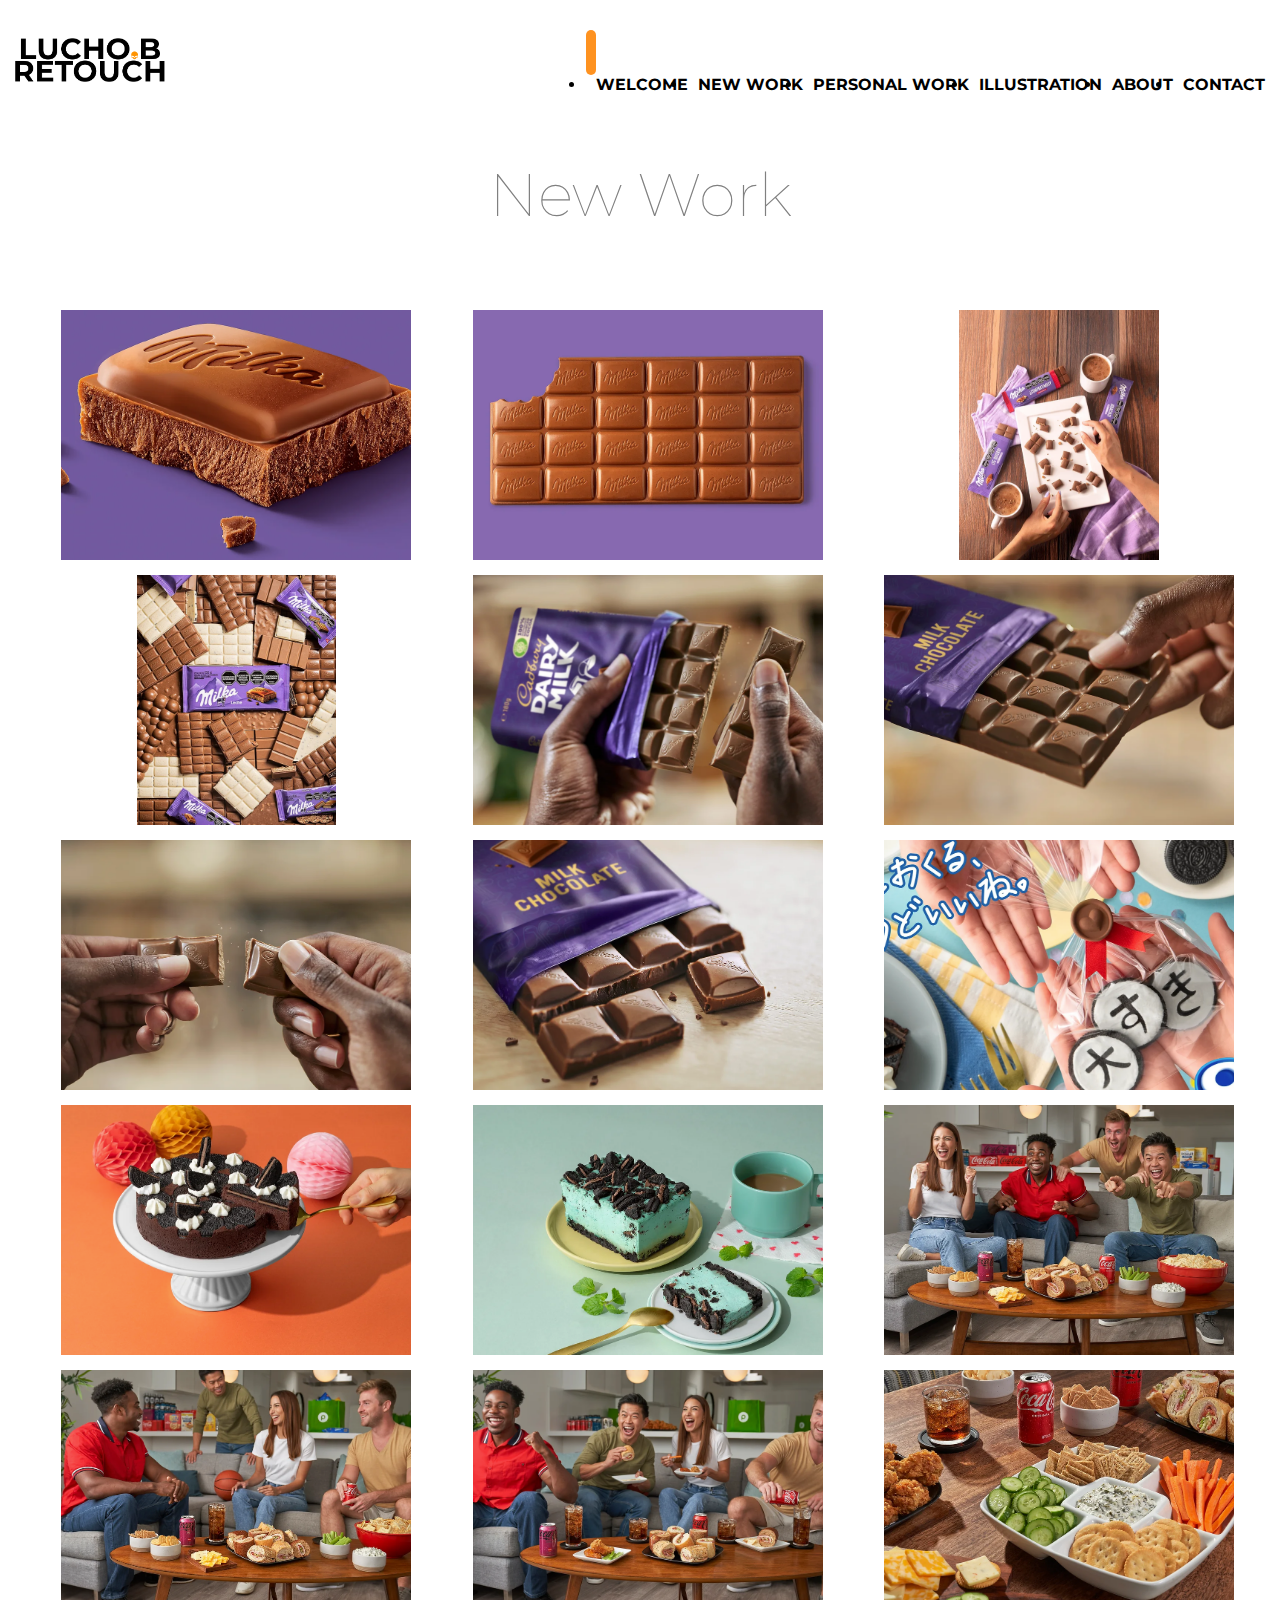
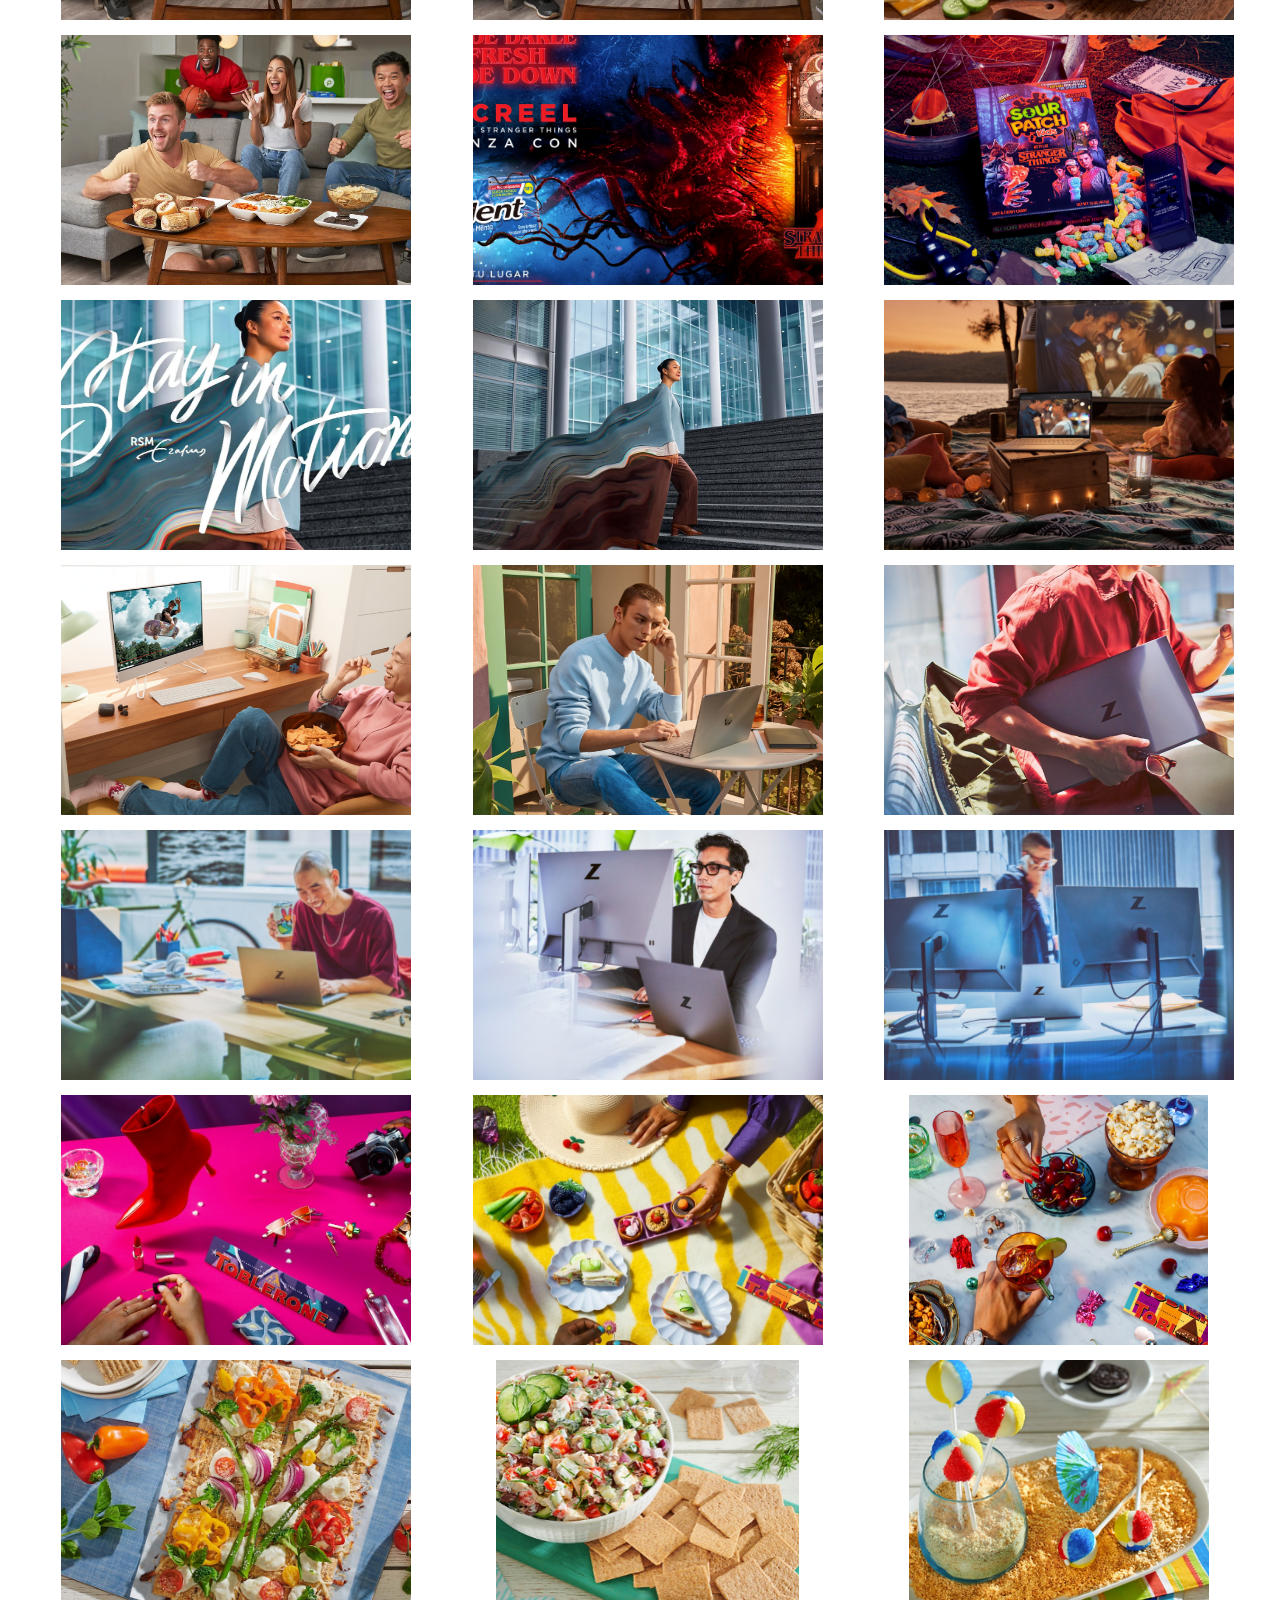
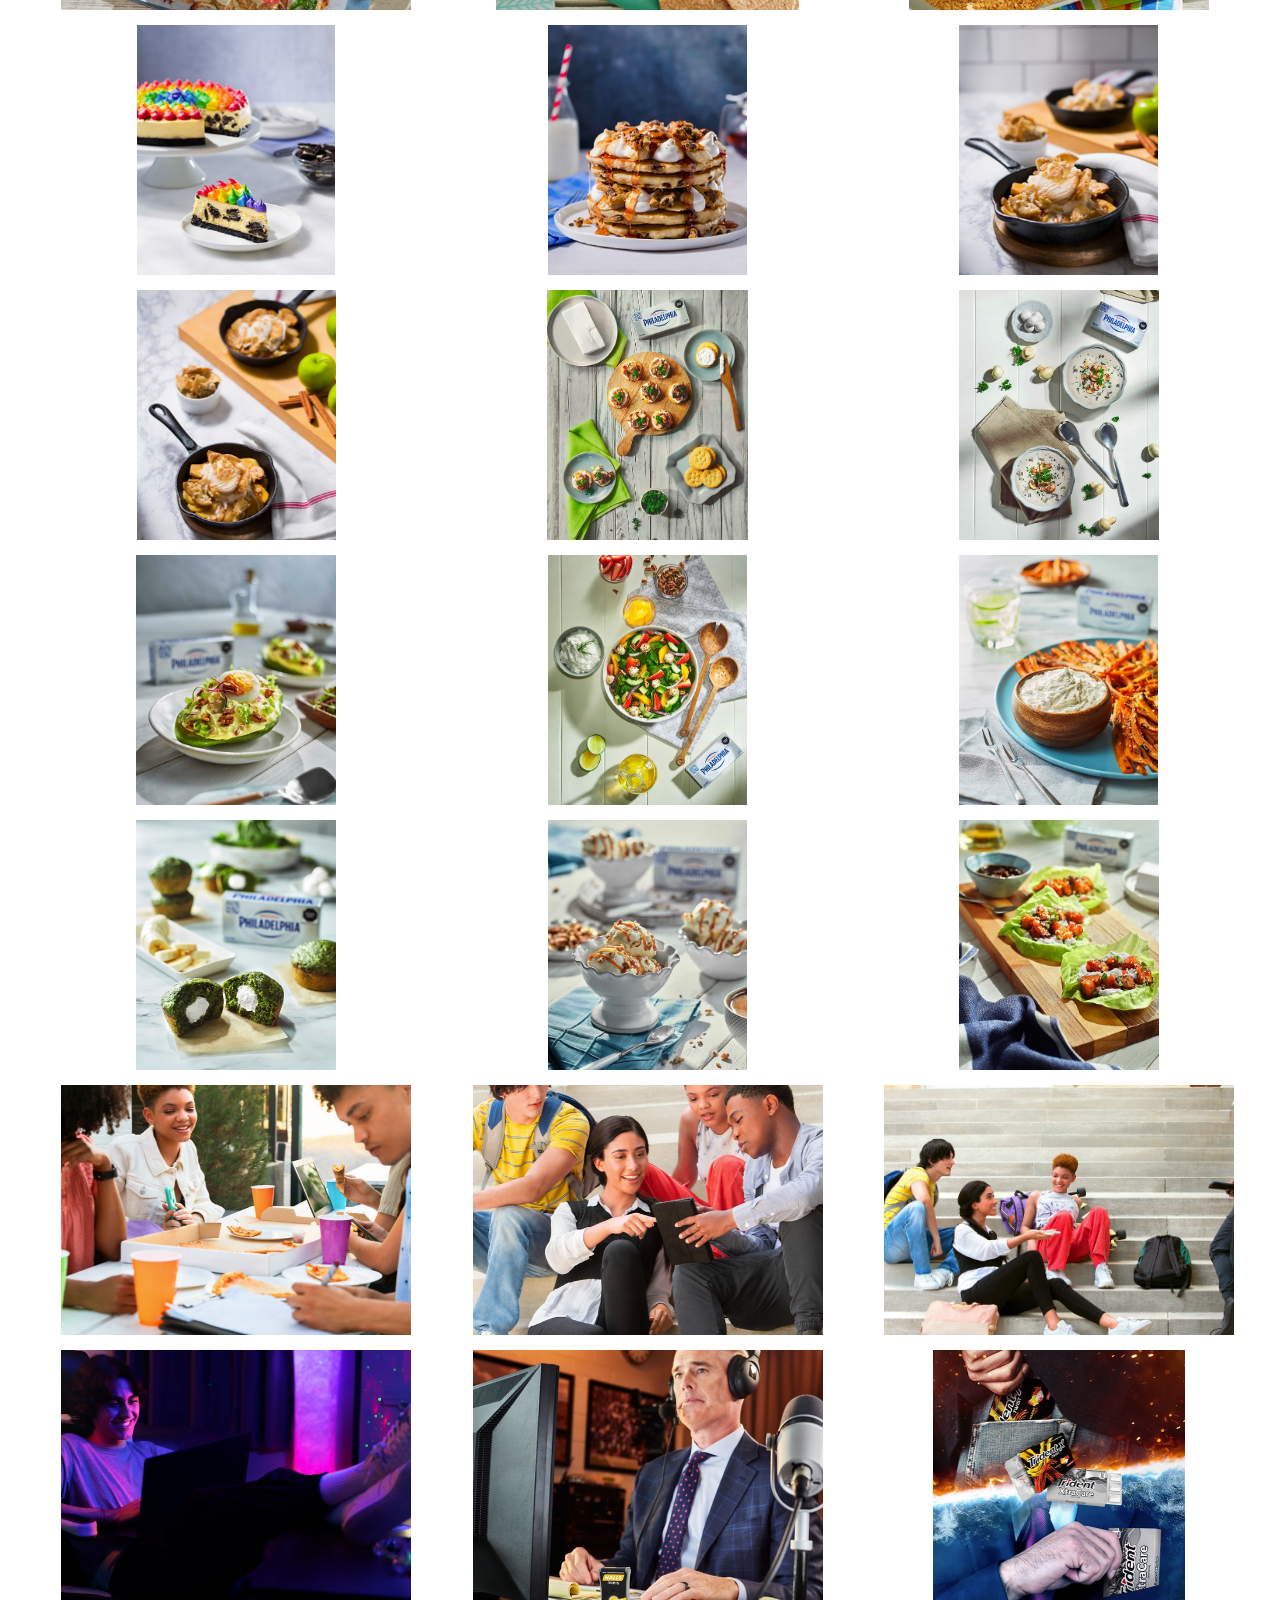
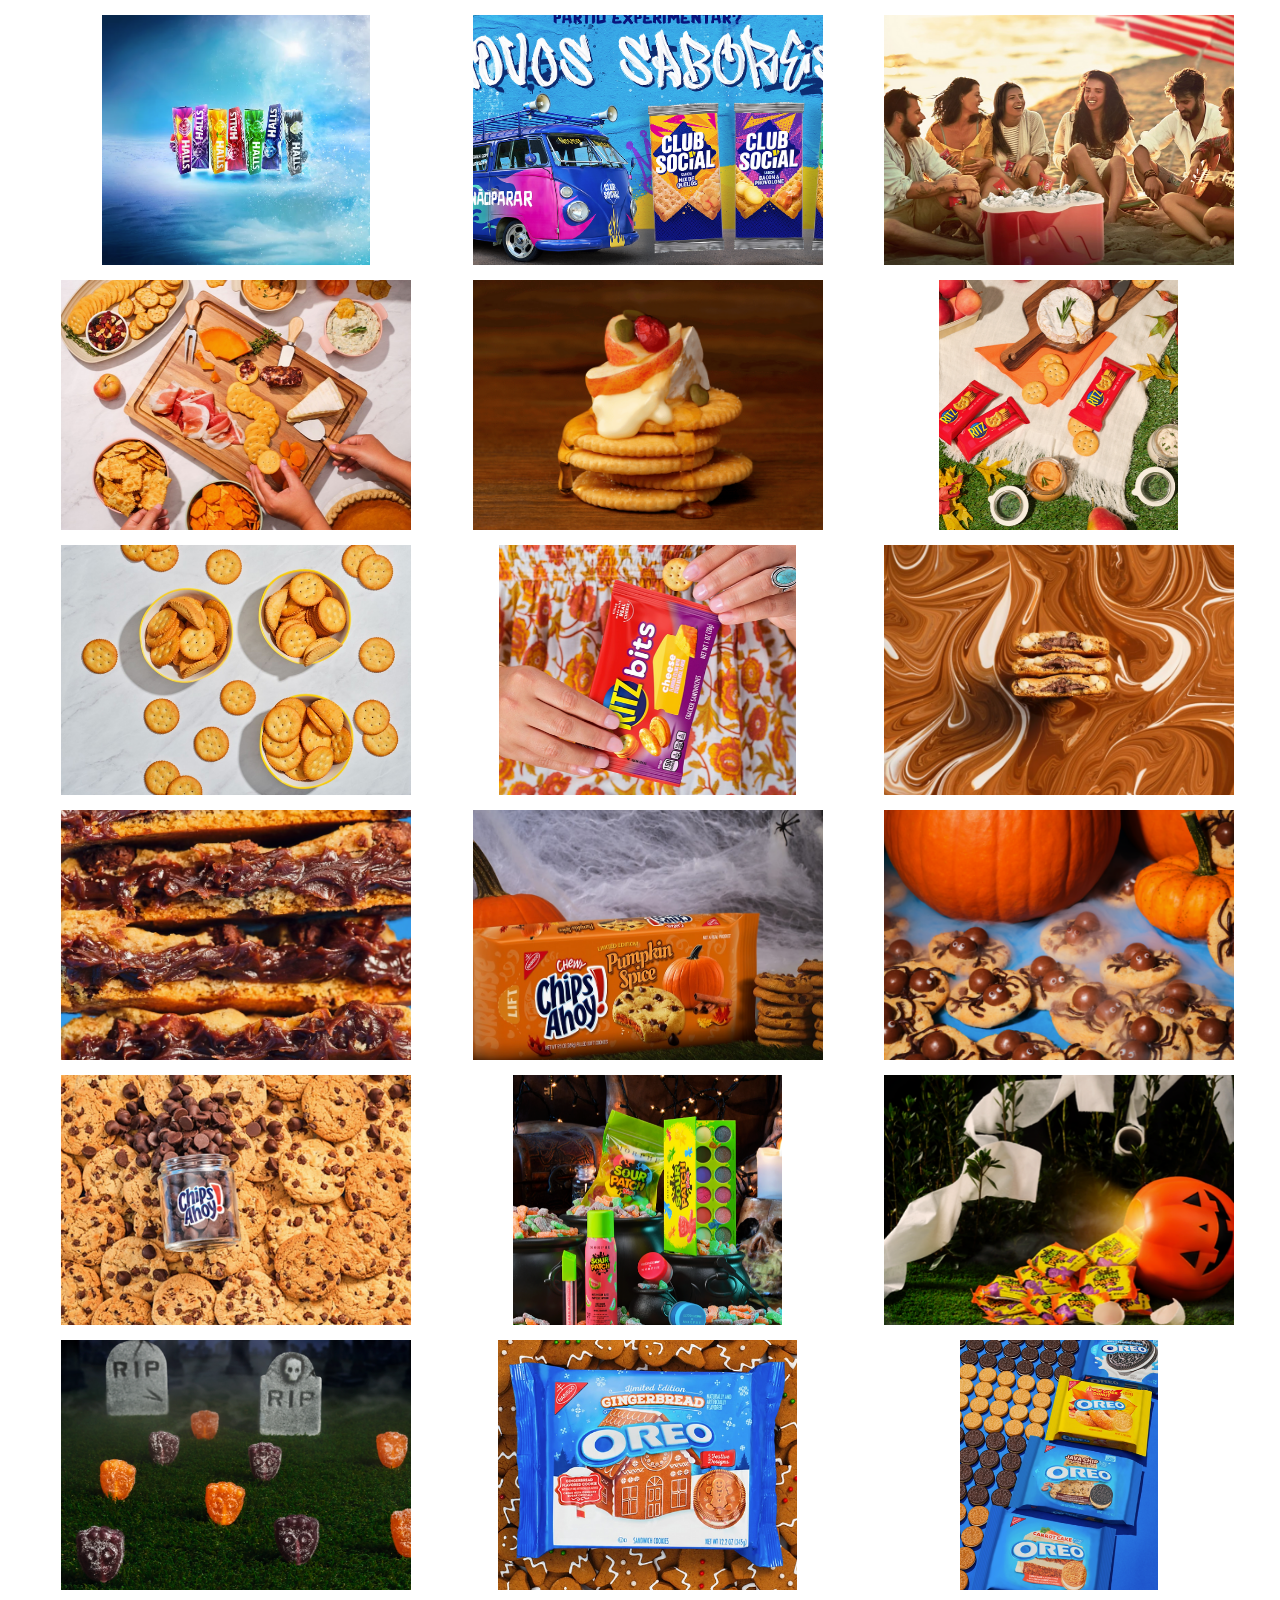
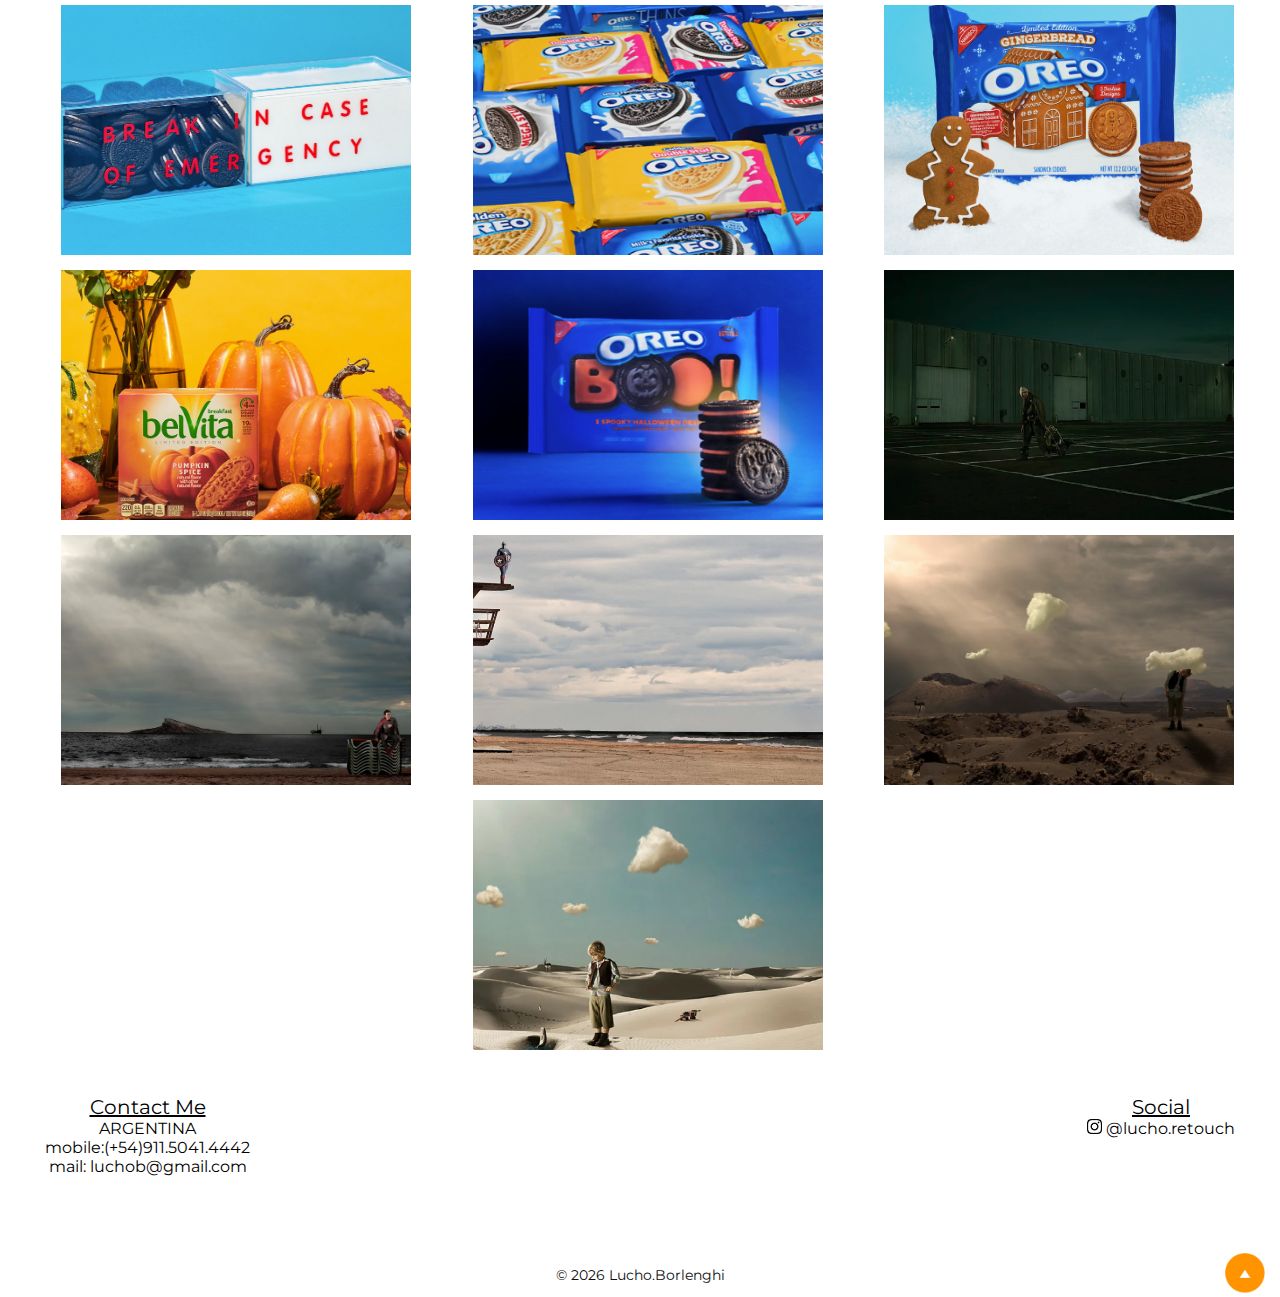
<file: pages/new-work.html>
<!DOCTYPE html>
<html lang="en">
    <head>
        <meta charset="UTF-8">
        <meta http-equiv="X-UA-Compatible" content="IE=edge">
        <meta name="viewport" content="width=device-width, initial-scale=1.0">
        <!-- Favicon a continuacion -->
        <link rel="Shortcut Icon" href="../resources/design/skullfavicon.png" type="image/x-icon">
        <!-- LINK A BOOTSTRAP -->
        <link href="https://cdn.jsdelivr.net/npm/bootstrap@5.3.0/dist/css/bootstrap.min.css" rel="stylesheet" integrity="sha384-9ndCyUaIbzAi2FUVXJi0CjmCapSmO7SnpJef0486qhLnuZ2cdeRhO02iuK6FUUVM" crossorigin="anonymous">
        <!-- link a CSS -->
        <link rel="stylesheet" href="../css/style.css">
        <!-- link a google font montserrat -->
        <link rel="preconnect" href="https://fonts.googleapis.com">
        <link rel="preconnect" href="https://fonts.gstatic.com" crossorigin>
        <link href="https://fonts.googleapis.com/css2?family=Montserrat&display=swap" rel="stylesheet">
        <link rel="preconnect" href="https://fonts.googleapis.com">
        <link rel="preconnect" href="https://fonts.gstatic.com" crossorigin>
        <link href="https://fonts.googleapis.com/css2?family=Montserrat:ital,wght@0,100;0,200;0,300;0,400;0,500;0,600;0,700;0,800;1,400;1,500;1,600&display=swap" rel="stylesheet">
        
        <!-- Titulo web en pestaña -->
        <title>Lucho.B - New Work</title>
    </head>


    <body>
        <!-- LOGO+Barra de Navegacion -->
        <header class="header">
            <a href="../index.html"><img src="../resources/design/logo lucho skull.png" class="header__img" alt="logo-luchob-retouch"></a>
            
            <!-- NAVBAR C/BOOTSTRAP -->
            <nav class="navbar navbar-expand-lg">
                <div class="container-fluid">
                  <a class="navbar-brand" href="#"></a>
                  <button class="navbar-toggler" type="button" data-bs-toggle="collapse" data-bs-target="#navbarNav" aria-controls="navbarNav" aria-expanded="false" aria-label="Toggle navigation">
                    <span class="navbar-toggler-icon"></span>
                  </button>
                  <div class="collapse navbar-collapse" id="navbarNav">
                    <ul class="navbar-nav">
                      <li class="nav-item">
                        <a class="nav-link active" aria-current="page" href="../index.html">WELCOME</a>
                      </li>
                      <li class="nav-item">
                        <a class="nav-link header__a--active text-decoration-underline" href="./new-work.html">NEW WORK</a>
                      </li>
                      <li class="nav-item">
                        <a class="nav-link" href="./personal-work.html">PERSONAL WORK</a>
                      </li>
                      <li class="nav-item">
                        <a class="nav-link" href="./illustration.html">ILLUSTRATION</a>
                      </li>
                      <li class="nav-item">
                        <a class="nav-link" href="./about.html">ABOUT</a>
                      </li>
                      <li class="nav-item">
                        <a class="nav-link" href="./contact.html">CONTACT</a>
                      </li>
                    </ul>
                  </div>
                </div>
            </nav>

            
        </header>

        <main class="main">
            <!-- TITULO DE LA SECCION -->
            <h1>New Work</h1>
            <!-- IMAGENES A MOSTRAR EN SECCION -->
            <section class="flex-container">
                <div class="caja">
                    <a class="imagenes" href="../resources/work/1.png"><img src="../resources/work/1.png" alt="Imagen Milka chocolate" title="Milka"/></a>
                </div>
                <div class="caja">
                    <a class="imagenes" href="../resources/work/2.png"><img src="../resources/work/2.png" alt="Imagen Milka chocolate" title="Milka"/></a>
                </div>
                <div class="caja">
                    <a class="imagenes" href="../resources/work/3.png"><img src="../resources/work/3.png" alt="Imagen Milka chocolate" title="Milka"/></a>
                </div>
                <div class="caja">
                    <a class="imagenes" href="../resources/work/4.png"><img src="../resources/work/4.png" alt="Imagen Milka chocolate" title="Milka"/></a>
                </div>
                <div class="caja">
                    <a class="imagenes" href="../resources/work/5.png"><img src="../resources/work/5.png" alt="Cadbury chocolates UK" title="Cadbury UK"/></a>
                </div>
                <div class="caja">
                    <a class="imagenes" href="../resources/work/6.png"><img src="../resources/work/6.png" alt="Cadbury chocolates UK" title="Cadbury UK"/></a>
                </div>
                <div class="caja">
                    <a class="imagenes" href="../resources/work/7.png"><img src="../resources/work/7.png" alt="Cadbury chocolates UK" title="Cadbury UK"/></a>
                </div>
                <div class="caja">
                    <a class="imagenes" href="../resources/work/8.png"><img src="../resources/work/8.png" alt="Cadbury chocolates UK" title="Cadbury UK"/></a>
                </div>
                <div class="caja">
                    <a class="imagenes" href="../resources/work/9.png"><img src="../resources/work/9.png" alt="Oreo Recipes Japan" title="Oreo Recipes Japan"/></a>
                </div>
                <div class="caja">
                    <a class="imagenes" href="../resources/work/10.png"><img src="../resources/work/10.png" alt="Oreo Recipes Japan" title="Oreo Recipes Japan"/></a>
                </div>
                <div class="caja">
                    <a class="imagenes" href="../resources/work/11.png"><img src="../resources/work/11.png" alt="Oreo Recipes Japan" title="Oreo Recipes Japan"/></a>
                </div>
                <div class="caja">
                    <a class="imagenes" href="../resources/work/12.png"><img src="../resources/work/12.png" alt="Coca-Cola Publix" title="Coca-Cola Publix"/></a>
                </div>
                <div class="caja">
                    <a class="imagenes" href="../resources/work/13.png"><img src="../resources/work/13.png" alt="Coca-Cola Publix" title="Coca-Cola Publix"/></a>
                </div>
                <div class="caja">
                    <a class="imagenes" href="../resources/work/14.png"><img src="../resources/work/14.png" alt="Coca-Cola Publix" title="Coca-Cola Publix"/></a>
                </div>
                <div class="caja">
                    <a class="imagenes" href="../resources/work/15.png"><img src="../resources/work/15.png" alt="Coca-Cola Publix" title="Coca-Cola Publix"/></a>
                </div>
                <div class="caja">
                    <a class="imagenes" href="../resources/work/16.png"><img src="../resources/work/16.png" alt="Coca-Cola Publix" title="Coca-Cola Publix"/></a>
                </div>
                <div class="caja">
                    <a class="imagenes" href="../resources/work/17.png"><img src="../resources/work/17.png" alt="Stranger Things Trident Mexico" title="Stranger Things Trident Mexico"/></a>
                </div>
                <div class="caja">
                    <a class="imagenes" href="../resources/work/18.png"><img src="../resources/work/18.png" alt="Stranger Things SPK" title="Stranger Things SPK"/></a>
                </div>
                <div class="caja">
                    <a class="imagenes" href="../resources/work/19.png"><img src="../resources/work/19.png" alt="Stay in Motion - Erasmus Uni" title="Stay in Motion - Erasmus Uni"/></a>
                </div>
                <div class="caja">
                    <a class="imagenes" href="../resources/work/20.png"><img src="../resources/work/20.png" alt="Stay in Motion - Erasmus Uni" title="Stay in Motion - Erasmus Uni"/></a>
                </div>
                <div class="caja">
                    <a class="imagenes" href="../resources/work/21.png"><img src="../resources/work/21.png" alt="HP - Hewlett Packard" title="HP - Hewlett Packard"/></a>
                </div>
                <div class="caja">
                    <a class="imagenes" href="../resources/work/22.png"><img src="../resources/work/22.png" alt="HP - Hewlett Packard" title="HP - Hewlett Packard"/></a>
                </div>
                <div class="caja">
                    <a class="imagenes" href="../resources/work/23.png"><img src="../resources/work/23.png" alt="HP - Hewlett Packard" title="HP - Hewlett Packard"/></a>
                </div>
                <div class="caja">
                    <a class="imagenes" href="../resources/work/24.png"><img src="../resources/work/24.png" alt="HP - Hewlett Packard" title="HP - Hewlett Packard"/></a>
                </div>
                <div class="caja">
                    <a class="imagenes" href="../resources/work/25.png"><img src="../resources/work/25.png" alt="HP - Hewlett Packard" title="HP - Hewlett Packard"/></a>
                </div>
                <div class="caja">
                    <a class="imagenes" href="../resources/work/26.png"><img src="../resources/work/26.png" alt="HP - Hewlett Packard" title="HP - Hewlett Packard"/></a>
                </div>
                <div class="caja">
                    <a class="imagenes" href="../resources/work/27.png"><img src="../resources/work/27.png" alt="HP - Hewlett Packard" title="HP - Hewlett Packard"/></a>
                </div>
                <div class="caja">
                    <a class="imagenes" href="../resources/work/28.png"><img src="../resources/work/28.png" alt="Toblerone UK" title="Toblerone UK"/></a>
                </div>
                <div class="caja">
                    <a class="imagenes" href="../resources/work/29.png"><img src="../resources/work/29.png" alt="Toblerone UK" title="Toblerone UK"/></a>
                </div>
                <div class="caja">
                    <a class="imagenes" href="../resources/work/30.png"><img src="../resources/work/30.png" alt="Toblerone UK" title="Toblerone UK"/></a>
                </div>
                <div class="caja">
                    <a class="imagenes" href="../resources/work/31.png"><img src="../resources/work/31.png" alt="Recipes" title="Recipes"/></a>
                </div>
                <div class="caja">
                    <a class="imagenes" href="../resources/work/32.png"><img src="../resources/work/32.png" alt="Recipes" title="Recipes"/></a>
                </div>
                <div class="caja">
                    <a class="imagenes" href="../resources/work/33.png"><img src="../resources/work/33.png" alt="Recipes" title="Recipes"/></a>
                </div>
                <div class="caja">
                    <a class="imagenes" href="../resources/work/34.png"><img src="../resources/work/34.png" alt="Recipes" title="Recipes"/></a>
                </div>
                <div class="caja">
                    <a class="imagenes" href="../resources/work/35.png"><img src="../resources/work/35.png" alt="Recipes" title="Recipes"/></a>
                </div>
                <div class="caja">
                    <a class="imagenes" href="../resources/work/36.png"><img src="../resources/work/36.png" alt="Recipes" title="Recipes"/></a>
                </div>
                <div class="caja">
                    <a class="imagenes" href="../resources/work/37.png"><img src="../resources/work/37.png" alt="Recipes" title="Recipes"/></a>
                </div>
                <div class="caja">
                    <a class="imagenes" href="../resources/work/38.png"><img src="../resources/work/38.png" alt="Philadelphia Mexico" title="Philadelphia Mexico"/></a>
                </div>
                <div class="caja">
                    <a class="imagenes" href="../resources/work/39.png"><img src="../resources/work/39.png" alt="Philadelphia Mexico" title="Philadelphia Mexico"/></a>
                </div>
                <div class="caja">
                    <a class="imagenes" href="../resources/work/40.png"><img src="../resources/work/40.png" alt="Philadelphia Mexico" title="Philadelphia Mexico"/></a>
                </div>
                <div class="caja">
                    <a class="imagenes" href="../resources/work/41.png"><img src="../resources/work/41.png" alt="Philadelphia Mexico" title="Philadelphia Mexico"/></a>
                </div>
                <div class="caja">
                    <a class="imagenes" href="../resources/work/42.png"><img src="../resources/work/42.png" alt="Philadelphia Mexico" title="Philadelphia Mexico"/></a>
                </div>
                <div class="caja">
                    <a class="imagenes" href="../resources/work/43.png"><img src="../resources/work/43.png" alt="Philadelphia Mexico" title="Philadelphia Mexico"/></a>
                </div>
                <div class="caja">
                    <a class="imagenes" href="../resources/work/44.png"><img src="../resources/work/44.png" alt="Philadelphia Mexico" title="Philadelphia Mexico"/></a>
                </div>
                <div class="caja">
                    <a class="imagenes" href="../resources/work/45.png"><img src="../resources/work/45.png" alt="Philadelphia Mexico" title="Philadelphia Mexico"/></a>
                </div>
                <div class="caja">
                    <a class="imagenes" href="../resources/work/46.png"><img src="../resources/work/46.png" alt="Pearson" title="Pearson"/></a>
                </div>
                <div class="caja">
                    <a class="imagenes" href="../resources/work/47.png"><img src="../resources/work/47.png" alt="Pearson" title="Pearson"/></a>
                </div>
                <div class="caja">
                    <a class="imagenes" href="../resources/work/48.png"><img src="../resources/work/48.png" alt="Pearson" title="Pearson"/></a>
                </div>
                <div class="caja">
                    <a class="imagenes" href="../resources/work/49.png"><img src="../resources/work/49.png" alt="Pearson" title="Pearson"/></a>
                </div>
                <div class="caja">
                    <a class="imagenes" href="../resources/work/50.png"><img src="../resources/work/50.png" alt="Halls" title="Halls"/></a>
                </div>
                <div class="caja">
                    <a class="imagenes" href="../resources/work/51.png"><img src="../resources/work/51.png" alt="Trident Key Visual" title="Trident KV"/></a>
                </div>
                <div class="caja">
                    <a class="imagenes" href="../resources/work/52.png"><img src="../resources/work/52.png" alt="Halls Key Visual" title="Halls KV"/></a>
                </div>
                <div class="caja">
                    <a class="imagenes" href="../resources/work/53.png"><img src="../resources/work/53.png" alt="Club Social Brasil" title="Club Social Brasil"/></a>
                </div>
                <div class="caja">
                    <a class="imagenes" href="../resources/work/54.png"><img src="../resources/work/54.png" alt="Field Peru" title="Field Peru"/></a>
                </div>
                <div class="caja">
                    <a class="imagenes" href="../resources/work/55.png"><img src="../resources/work/55.png" alt="Ritz Organic Social USA" title="RITZ"/></a>
                </div>
                <div class="caja">
                    <a class="imagenes" href="../resources/work/56.png"><img src="../resources/work/56.png" alt="Ritz Organic Social USA" title="RITZ"/></a>
                </div>
                <div class="caja">
                    <a class="imagenes" href="../resources/work/57.png"><img src="../resources/work/57.png" alt="Ritz Organic Social USA" title="RITZ"/></a>
                </div>
                <div class="caja">
                    <a class="imagenes" href="../resources/work/58.png"><img src="../resources/work/58.png" alt="Ritz Organic Social USA" title="RITZ"/></a>
                </div>
                <div class="caja">
                    <a class="imagenes" href="../resources/work/59.png"><img src="../resources/work/59.png" alt="Ritz Organic Social USA" title="RITZ"/></a>
                </div>
                <div class="caja">
                    <a class="imagenes" href="../resources/work/60.png"><img src="../resources/work/60.png" alt="Chips Ahoy Organic Social USA CA!" title="Chips Ahoy!"/></a>
                </div>
                <div class="caja">
                    <a class="imagenes" href="../resources/work/61.png"><img src="../resources/work/61.png" alt="Chips Ahoy Organic Social USA CA!" title="Chips Ahoy!"/></a>
                </div>
                <div class="caja">
                    <a class="imagenes" href="../resources/work/62.png"><img src="../resources/work/62.png" alt="Chips Ahoy Organic Social USA CA!" title="Chips Ahoy!"/></a>
                </div>
                <div class="caja">
                    <a class="imagenes" href="../resources/work/63.png"><img src="../resources/work/63.png" alt="Chips Ahoy Organic Social USA CA!" title="Chips Ahoy!"/></a>
                </div>
                <div class="caja">
                    <a class="imagenes" href="../resources/work/64.png"><img src="../resources/work/64.png" alt="Chips Ahoy Organic Social USA CA!" title="Chips Ahoy!"/></a>
                </div>
                <div class="caja">
                    <a class="imagenes" href="../resources/work/65.png"><img src="../resources/work/65.png" alt="Sour Patch Kids SPK! Organic Social USA" title="SPK"/></a>
                </div>
                <div class="caja">
                    <a class="imagenes" href="../resources/work/66.png"><img src="../resources/work/66.png" alt="Sour Patch Kids SPK! Organic Social USA" title="SPK"/></a>
                </div>
                <div class="caja">
                    <a class="imagenes" href="../resources/work/67.png"><img src="../resources/work/67.png" alt="Sour Patch Kids SPK! Organic Social USA" title="SPK"/></a>
                </div>
                <div class="caja">
                    <a class="imagenes" href="../resources/work/68.png"><img src="../resources/work/68.png" alt="Oreo Organic Social USA" title="Oreo"/></a>
                </div>
                <div class="caja">
                    <a class="imagenes" href="../resources/work/69.png"><img src="../resources/work/69.png" alt="Oreo Organic Social USA" title="Oreo"/></a>
                </div>
                <div class="caja">
                    <a class="imagenes" href="../resources/work/70.png"><img src="../resources/work/70.png" alt="Oreo Organic Social USA" title="Oreo"/></a>
                </div>
                <div class="caja">
                    <a class="imagenes" href="../resources/work/71.png"><img src="../resources/work/71.png" alt="Oreo Organic Social USA" title="Oreo"/></a>
                </div>
                <div class="caja">
                    <a class="imagenes" href="../resources/work/72.png"><img src="../resources/work/72.png" alt="Oreo Organic Social USA" title="Oreo"/></a>
                </div>
                <div class="caja">
                    <a class="imagenes" href="../resources/work/73.png"><img src="../resources/work/73.png" alt="Oreo Organic Social USA" title="Oreo"/></a>
                </div>
                <div class="caja">
                    <a class="imagenes" href="../resources/work/74.png"><img src="../resources/work/74.png" alt="Oreo Organic Social USA" title="Oreo"/></a>
                </div>
                <div class="caja">
                    <a class="imagenes" href="../resources/work/93.png"><img src="../resources/work/93.png" alt="Ale Burset - Personal Work" title="Ale Burset - Personal Work"/></a>
                </div>
                <div class="caja">
                    <a class="imagenes" href="../resources/work/94.png"><img src="../resources/work/94.png" alt="Ale Burset - Personal Work" title="Ale Burset - Personal Work"/></a>
                </div>
                <div class="caja">
                    <a class="imagenes" href="../resources/work/95.png"><img src="../resources/work/95.png" alt="Ale Burset - Personal Work" title="Ale Burset - Personal Work"/></a>
                </div>
                <div class="caja">
                    <a class="imagenes" href="../resources/work/96.png"><img src="../resources/work/96.png" alt="Ale Burset - Personal Work" title="Ale Burset - Personal Work"/></a>
                </div>
                <div class="caja">
                    <a class="imagenes" href="../resources/work/97.png"><img src="../resources/work/97.png" alt="Ale Burset - Personal Work" title="Ale Burset - Personal Work"/></a>
                </div>
            </section>

        </main>
        
        
        
        
        <footer class="footer">
            <!-- CONTACT ME abajo a la izquierda -->
            <section class="footer__section1">
                <ul>
                    <li class="footheads">Contact Me</li>
                    <li>ARGENTINA</li>
                    <li>mobile:(+54)911.5041.4442</li>
                    <li>mail: <a class="mailto" href="mailto:luchob@gmail.com">luchob@gmail.com</a></li>
                </ul>
                <!-- SOCIAL abajo a la derecha -->
                <ul>
                    <li class="footheads">Social</li>
                    <li><img class="logoinsta" src="../resources/design/ig.png" alt="logo instagram"><a href="https://www.instagram.com/lucho.retouch/">   @lucho.retouch</a></li>
                </ul>
            </section>

            <section class="footer__section2">
                <!-- COPYRIGHT con Script para que ponga el año automaticamente -->
                <div>
                    <p class="copyright">© <script>document.write( new Date().getUTCFullYear() );</script> Lucho.Borlenghi</p>
                </div>
            
                <!-- Boton ir hacia arriba -->
                <div class="botonnaranja">
                    <a href="#top"><img class="botontop" src="../resources/design/button-up.png" alt="botton-go-up"></a>
                </div>
            </section>
        </footer>
        
        <!-- Script BOOTSTRAP -->
        <script src="https://cdn.jsdelivr.net/npm/bootstrap@5.3.0/dist/js/bootstrap.bundle.min.js" integrity="sha384-geWF76RCwLtnZ8qwWowPQNguL3RmwHVBC9FhGdlKrxdiJJigb/j/68SIy3Te4Bkz" crossorigin="anonymous"></script>
    </body>
</html>
</file>
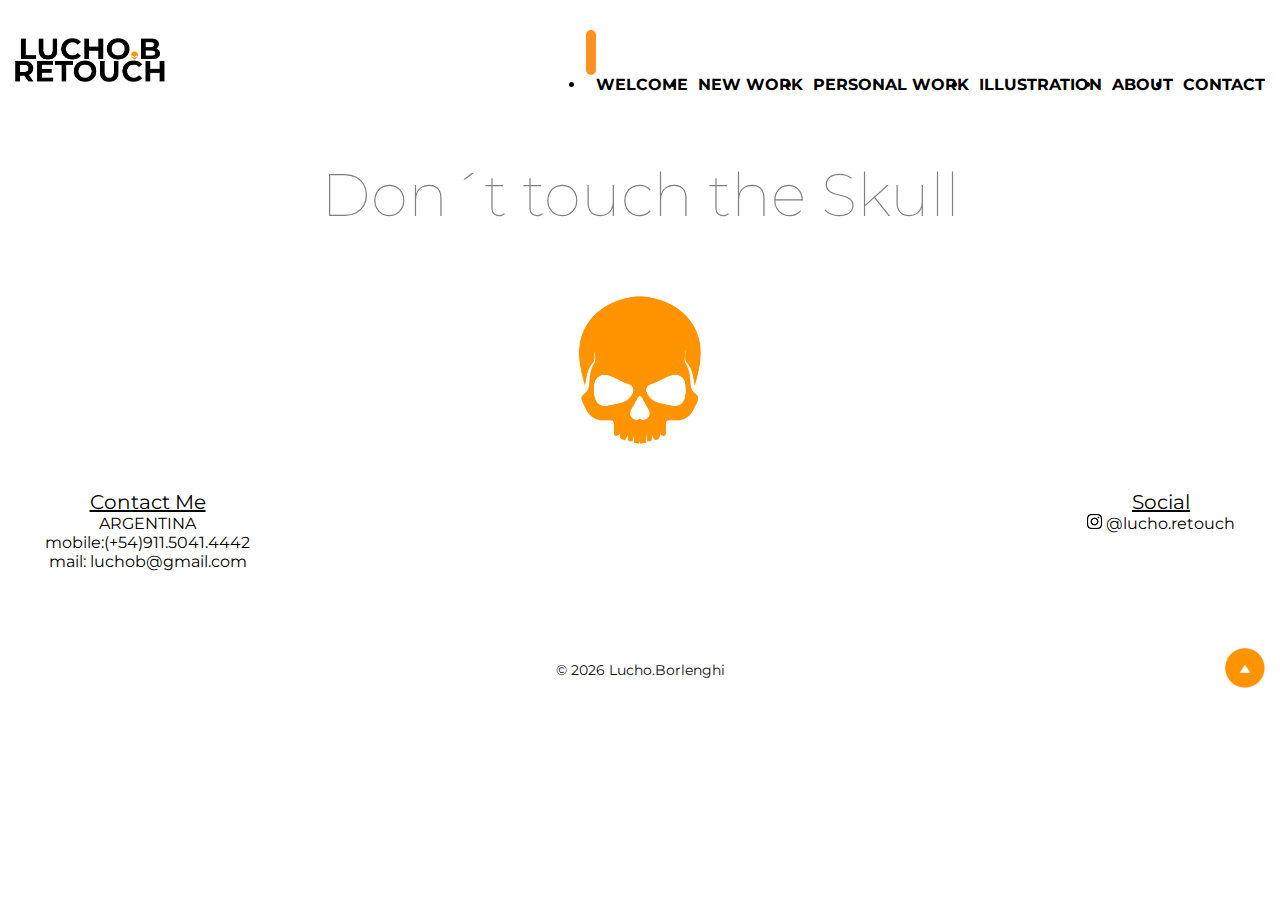
<file: pages/skull.html>
<!DOCTYPE html>
<html lang="en">
    <head>
        <meta charset="UTF-8">
        <meta http-equiv="X-UA-Compatible" content="IE=edge">
        <meta name="viewport" content="width=device-width, initial-scale=1.0">
        <!-- Favicon a continuacion -->
        <link rel="Shortcut Icon" href="../resources/design/skullfavicon.png" type="image/x-icon">
        <!-- LINK A BOOTSTRAP -->
        <link href="https://cdn.jsdelivr.net/npm/bootstrap@5.3.0/dist/css/bootstrap.min.css" rel="stylesheet" integrity="sha384-9ndCyUaIbzAi2FUVXJi0CjmCapSmO7SnpJef0486qhLnuZ2cdeRhO02iuK6FUUVM" crossorigin="anonymous">
        <!-- link a CSS -->
        <link rel="stylesheet" href="../css/style.css">
        <!-- link a google font montserrat -->
        <link rel="preconnect" href="https://fonts.googleapis.com">
        <link rel="preconnect" href="https://fonts.gstatic.com" crossorigin>
        <link href="https://fonts.googleapis.com/css2?family=Montserrat&display=swap" rel="stylesheet">
        <link rel="preconnect" href="https://fonts.googleapis.com">
        <link rel="preconnect" href="https://fonts.gstatic.com" crossorigin>
        <link href="https://fonts.googleapis.com/css2?family=Montserrat:ital,wght@0,100;0,200;0,300;0,400;0,500;0,600;0,700;0,800;1,400;1,500;1,600&display=swap" rel="stylesheet">
        
        <!-- Titulo web en pestaña -->
        <title>Lucho.B - Skull</title>
    </head>


    <body>
         <!-- LOGO+Barra de Navegacion -->
         <header class="header">
            <a href="../index.html"><img src="../resources/design/logo lucho skull.png" class="header__img" alt="logo-luchob-retouch"></a>
            
            <!-- NAVBAR C/BOOTSTRAP -->
            <nav class="navbar navbar-expand-lg">
                <div class="container-fluid">
                  <a class="navbar-brand" href="#"></a>
                  <button class="navbar-toggler" type="button" data-bs-toggle="collapse" data-bs-target="#navbarNav" aria-controls="navbarNav" aria-expanded="false" aria-label="Toggle navigation">
                    <span class="navbar-toggler-icon"></span>
                  </button>
                  <div class="collapse navbar-collapse" id="navbarNav">
                    <ul class="navbar-nav">
                      <li class="nav-item">
                        <a class="nav-link active" aria-current="page" href="../index.html">WELCOME</a>
                      </li>
                      <li class="nav-item">
                        <a class="nav-link" href="./new-work.html">NEW WORK</a>
                      </li>
                      <li class="nav-item">
                        <a class="nav-link" href="./personal-work.html">PERSONAL WORK</a>
                      </li>
                      <li class="nav-item">
                        <a class="nav-link" href="./illustration.html">ILLUSTRATION</a>
                      </li>
                      <li class="nav-item">
                        <a class="nav-link" href="./about.html">ABOUT</a>
                      </li>
                      <li class="nav-item">
                        <a class="nav-link" href="./contact.html">CONTACT</a>
                      </li>
                    </ul>
                  </div>
                </div>
            </nav>

            
        </header>

        <main class="main">
            <!-- TITULO DE LA SECCION -->
            <a class="skull-a" href="about.html">
                <h1>Don´t touch the Skull</h1>
                <img class="skully2" src="../resources//design/skull.png" alt="Skull Icon LuchoB-Retouch">
            </a>
        </main>
                
        <footer class="footer">
            <!-- CONTACT ME abajo a la izquierda -->
            <section class="footer__section1">
                <ul>
                    <li class="footheads">Contact Me</li>
                    <li>ARGENTINA</li>
                    <li>mobile:(+54)911.5041.4442</li>
                    <li>mail: <a class="mailto" href="mailto:luchob@gmail.com">luchob@gmail.com</a></li>
                </ul>
                <!-- SOCIAL abajo a la derecha -->
                <ul>
                    <li class="footheads">Social</li>
                    <li><img class="logoinsta" src="../resources/design/ig.png" alt="logo instagram"><a href="https://www.instagram.com/lucho.retouch/">   @lucho.retouch</a></li>
                </ul>
            </section>

            <section class="footer__section2">
                <!-- COPYRIGHT con Script para que ponga el año automaticamente -->
                <div>
                    <p class="copyright">© <script>document.write( new Date().getUTCFullYear() );</script> Lucho.Borlenghi</p>
                </div>
            
                <!-- Boton ir hacia arriba -->
                <div class="botonnaranja">
                    <a href="#top"><img class="botontop" src="../resources/design/button-up.png" alt="botton-go-up"></a>
                </div>
            </section>
        </footer>

        <!-- Script BOOTSTRAP -->
        <script src="https://cdn.jsdelivr.net/npm/bootstrap@5.3.0/dist/js/bootstrap.bundle.min.js" integrity="sha384-geWF76RCwLtnZ8qwWowPQNguL3RmwHVBC9FhGdlKrxdiJJigb/j/68SIy3Te4Bkz" crossorigin="anonymous"></script>
    </body>
</html>
</file>
<file: css/style.css>
*{
   margin: 0;
   padding: 0;
}

body{
   font-family: 'Montserrat', sans-serif; 
}

/* Inicio INDEX */

/* POSICION LOGO Y BOTON HOME */
.home-container{
  display: flex;
  flex-direction: column;
  align-items: center;
  position: absolute;
  top: 50%;
  left: 50%;
  margin-top: -50px;
  margin-left: -50px;
  width: 100px;
  height: 100px;
}
.home-container .logohome{
  width: 70vw;
  margin-bottom: 10%; 
}
.home-container .botonhome{
  width: 10vw;
}
/* FIN POSICION LOGO Y BOTON HOME */


#welcome-id {
  text-align: center;
  color: gray;
  font-size: 50px;
  font-weight: 50;
  padding-bottom: 15%;
  /* margin-top: 70vh; */
}
#welcome-id2{
  margin-top: 120vh; 
  }


/* Posicion Welcome y Botonera home */
.mainposition { 
  display: flex;
  flex-direction: column;
  align-items: center;
}

.mainposition img{
  height: 75px;
  margin: 15px 0;
}
/* CARRUSEL en el INDEX */
#carouselExample{
  margin-top: 15%;
  margin-left: 5%;
  margin-right: 5%;
  margin-bottom: 10%;
}

.botoncarrusel{
  width: 35px;  
}

/* Centrar flechas en carrusel */
.carouselExample, button{
  top: 50% !important;
}


/* Fin INDEX */



/* HEADER HEADER HEADER HEADER HEADER HEADER HEADER HEADER HEADER HEADER HEADER */
.header{
  display: flex;
  align-items: flex-start;
  justify-content: space-between;
  margin-top: 30px;
}
div.container-fluid{
  background-color: transparent;
}

/* AJUSTAR BOOTSTRAP DROPDOWN */

.navbar-toggler {
  display: flex;
  justify-content: flex-end;
  border: none;
  margin: 0;
  width: auto;
  outline: none;
}

.navbar-toggler,.navbar-toggler:focus,.navbar-toggler:active,.navbar-toggler-icon:focus {
    /* outline: none; */
    /* border: none; */
    box-shadow: none;
}

.navbar-toggler-icon{
  background-image: url(../resources/design/dropdown.png)
}

.navbar-nav {
  align-items: flex-end;
}

header a:hover {
  color: grey !important;
  transition: color 0.3s ease !important;
}

.header__img{
  width: 100px;
  margin-top: 15%;
  margin-left: 25%;
}


.header a{
  color: black;
  font-size: 12px;
  font-weight: 700;
}

  /* al panear sobre el texto cambia de color con leve movimiento */
header a:hover {
  color: grey;
  transition: color 0.3s ease;
}
/* FIN HEADER FIN HEADER FIN HEADER FIN HEADER FIN HEADER FIN HEADER   */

.main h1{
  font-size: 50px;
  color: grey;
  font-weight: 50;
  text-align: center;
  margin-top: 5%;
  margin-bottom: 5%;
}


/* ORDENAR IMAGENES MAIN CON FLEXBOX */
.flex-container{
   display: flex;
   flex-wrap: wrap;
   flex-direction: row;
   justify-content: space-evenly;
}
/* tamaño de la caja donde va la foto */
.flex-container div{
   display: flex;
   flex-wrap: wrap;
   justify-content: center;
   align-content:center;
   overflow: hidden;
   width: 350px;
   height: 250px;
   margin: 15px 0px 0px 15px;   
}
/* tamaño de la foto dentro de la caja - Altura mayor a altura de caja! */
.imagenes img{
   height: 300px;
}
/* PARA REMOVER ESPACIO ENTRE IMAGENES DEBIDO AL QUE TRAEN LOS ENLACES */
.flexcontainer a{
   display: inherit;
}



/* ABOUT CONTAINER */
.aboutcontainer img{
  width: 400px;
/*   margin-top:10%;
  margin-bottom: 10%; */
}
.aboutcontainer .skully{
  width: 30px;
  margin-top: 50px;
}
.aboutcontainer{
  display: flex;
  flex-direction: column;
  flex-wrap: wrap;
  align-items: center;
}
.about1, .about2{
  display: flex;
  width: 400px;
  line-height: 2;
  text-align: justify;
}
.about1{
  margin-bottom: 25px;
}
.about2{
  margin-top: 20px;
}

.about3{
  display: flex;
  justify-content: right;
  width: 400px;
  line-height: 2;
  text-align: right;
  margin-top: 20px;
}
/* FIN ABOUT CONTAINER */





/* INICIO FOOTER INICIO FOOTER INICIO FOOTER INICIO FOOTER INICIO FOOTER INICIO FOOTER  */

/* tamaño logo instagram en social */
.logoinsta{
  width: 15px;
}

/* INICIO EL CONTACT ME Y SOCIAL */
.footer__section1 ul{
  display: flex;
  flex-direction: column;
  align-items: center;
  margin: 45px 45px 0px 45px;
  list-style-type: none;
}
.footer a{
  color: black;
  text-decoration: none;  
}
footer a:hover {
  color: grey;
  transition: color 0.3s ease;
}
.footheads {
  font-size: 20px;
  font-weight:400;
  text-decoration: underline;
}
/* FIN EL CONTACT ME Y SOCIAL */


/* Tamaño boton ir hacia arriba */
footer .botontop{
  width: 30px;  
}


/* INICIO ALINEAR COPYRIGHT Y BOTON NARANJA TOP */
.footer__section2{
  margin-top: 15%;  
  margin-bottom: 3%;
  display: flex;
  justify-content: center;
  align-items: center;
  position: relative;
}
.botonnaranja{
  position: absolute;
  right: 0;
  margin-right: 15px;
}
/* FIN ALINEAR COPYRIGHT Y BOTON NARANJA TOP */


/* FIN FOOTER FIN FOOTER FIN FOOTER FIN FOOTER FIN FOOTER FIN FOOTER FIN FOOTER FIN FOOTER */


/* Inicio Seccion escondida Skull */
.skully2 {
  display: block;
  height: 150px;
  margin-left: auto;
  margin-right: auto;
}

.skull-a{
  text-decoration: none;
}
/* Fin Seccion escondida Skull */



/* PARA EL CONTACT FORM - PARA EL CONTACT FORM - PARA EL CONTACT FORM - PARA EL CONTACT FORM */

.contact_form{  
  width: 280px; 
  height: auto;
  margin: 80px auto;
  border-radius: 10px;  
  padding-top: 30px;
  padding-bottom: 20px;  
  background-color: rgb(225, 225, 225); 
  padding-left: 30px;
}
 
input{
  background-color: #fbfbfb; 
  width: 228px; 
  height: 40px; 
  border-radius: 5px;  
  border-style: solid; 
  border-width: 1px; 
  border-color: black; 
  margin-top: 10px;  
  padding-left: 10px;
  margin-bottom: 20px; 
}
 
textarea{
  background-color: #fbfbfb; 
  width: 205px; 
  height: 150px; 
  border-radius: 5px;  
  border-style: solid; 
  border-width: 1px; 
  border-color:black; 
  margin-top: 10px;  
  padding-left: 10px;
  margin-bottom: 20px; 
  padding-top: 15px; 
}
 
label{
  display: block; 
  float: center;  
}

button{
  height: 45px; 
  padding-left: 5px;
  padding-right: 5px;   
  margin-bottom: 20px; 
  margin-top: 10px;   
  text-transform: uppercase;
  background-color: #fe9220;
  border-radius: 10px;
  width: 245px;   
  cursor: pointer;
}

button p{
  color: #fff; 
}

span{
  color: #fe9220; 
}

.aviso{
  font-size: 13px;  
  color: #0e0e0e;  
}

h3{
  font-size: 18px; 
  padding-bottom: 30px;
  color: #0e0e0e;
  text-align: center;
}

p{
  font-size: 14px; 
  color: #0e0e0e; 
}
/* FIN CONTACT FORM - FIN CONTACT FORM - FIN CONTACT FORM - FIN CONTACT FORM - FIN CONTACT FORM -  */





/* ---------------------- MEDIA QUERY PARA PANTALLAS MAS GRANDES ----------------------  */

@media (min-width:768px){
  /* Inicio INDEX */
    
    .home-container .logohome{
      width: 30vw;
      margin-bottom: 10%; 
    }
    .home-container .botonhome{
      width: 4vw;
    }

    #welcome-id {
      font-size: 70px;
      font-weight: 50;
      padding-bottom: 5%;
      /* margin-top: 70vh; */
    }

    #welcome-id2{
      margin-top: 120vh; 
      }


    /* Posicion Welcome y Botonera home */
    .mainposition { 
      display: flex;
      flex-direction: row;
      justify-content: center;
   
    }
    .mainposition img{
      height: 105px;
      margin: 15px 15px;
      /* margin: 0px 30px 0px 30px; */
    }
    
    /* Fin INDEX */
    
    
    /* HEADER HEADER HEADER HEADER HEADER HEADER HEADER HEADER HEADER HEADER HEADER  -   */
    .header{
      display: flex;
      flex-direction: row;
      /* flex-wrap: nowrap; */
      align-items: flex-start;
      justify-content: space-between;
    }

    .header__img{
      width: 150px;
      margin-top: 5%;
      margin-bottom: 5%;
      display: flex;
      margin-left: 15px;
    }


    .header ul{
      display: flex;
      flex-wrap: wrap;
      /* width: 900px; */
      margin-right: 15px;
    }
    .header li{
      text-indent: 10px;
    }
    .header a{
      color: black;
      text-decoration: none;
      font-size: 16px;
      font-weight: 700;
      display: flex;
      justify-content: center;
      align-items: center;
    }


    /* FIN HEADER FIN HEADER FIN HEADER FIN HEADER FIN HEADER FIN HEADER   */
            
        
    .main h1{
      font-size: 60px;
      color: grey;
      font-weight: 50;
      text-align: center;
      margin-top: 5%;
      margin-bottom: 5%;
    }

        /* ABOUT CONTAINER */

    .about1, .about2, .about3{
      width: 50vw;
      font-size: 20px;
    }


    /* FIN ABOUT CONTAINER */

    /* FOOTER FOOTER FOOTER FOOTER FOOTER */
    .footer__section2{
      margin-top: 7%;
      margin-bottom: 1%;
    }

    footer .botontop{
      width: 40px; 
    }
    .copyright{
      font-size: 14px;
    }

    /* INICIO EL CONTACT ME Y SOCIAL */
    .footer__section1{
      display: flex;
      justify-content: space-between;
      align-items: flex-start;
    }
    /* FIN EL CONTACT ME Y SOCIAL */


    /* PARA EL CONTACT FORM - PARA EL CONTACT FORM - PARA EL CONTACT FORM - PARA EL CONTACT FORM */

    .contact_form{  
      width: 460px; 
      height: auto;
      margin: 80px auto;
      border-radius: 10px;  
      padding-top: 30px;
      padding-bottom: 20px;  
      background-color: rgb(225, 225, 225); 
      padding-left: 30px;
    }
    
    input{
      background-color: #fbfbfb; 
      width: 408px; 
      height: 40px; 
      border-radius: 5px;  
      border-style: solid; 
      border-width: 1px; 
      border-color: black; 
      margin-top: 10px;  
      padding-left: 10px;
      margin-bottom: 20px; 
    }
    
    textarea{
      background-color: #fbfbfb; 
      width: 405px; 
      height: 150px; 
      border-radius: 5px;  
      border-style: solid; 
      border-width: 1px; 
      border-color:black; 
      margin-top: 10px;  
      padding-left: 10px;
      margin-bottom: 20px; 
      padding-top: 15px; 
    }

    button{
      height: 45px; 
      padding-left: 5px;
      padding-right: 5px;   
      margin-bottom: 20px; 
      margin-top: 10px;   
      text-transform: uppercase;
      background-color: #fe9220;
      border-radius: 10px;
      width: 420px;   
      cursor: pointer;
    }
    /* FIN CONTACT FORM - FIN CONTACT FORM - FIN CONTACT FORM - FIN CONTACT FORM - FIN CONTACT FORM -  */
        

}
</file>
